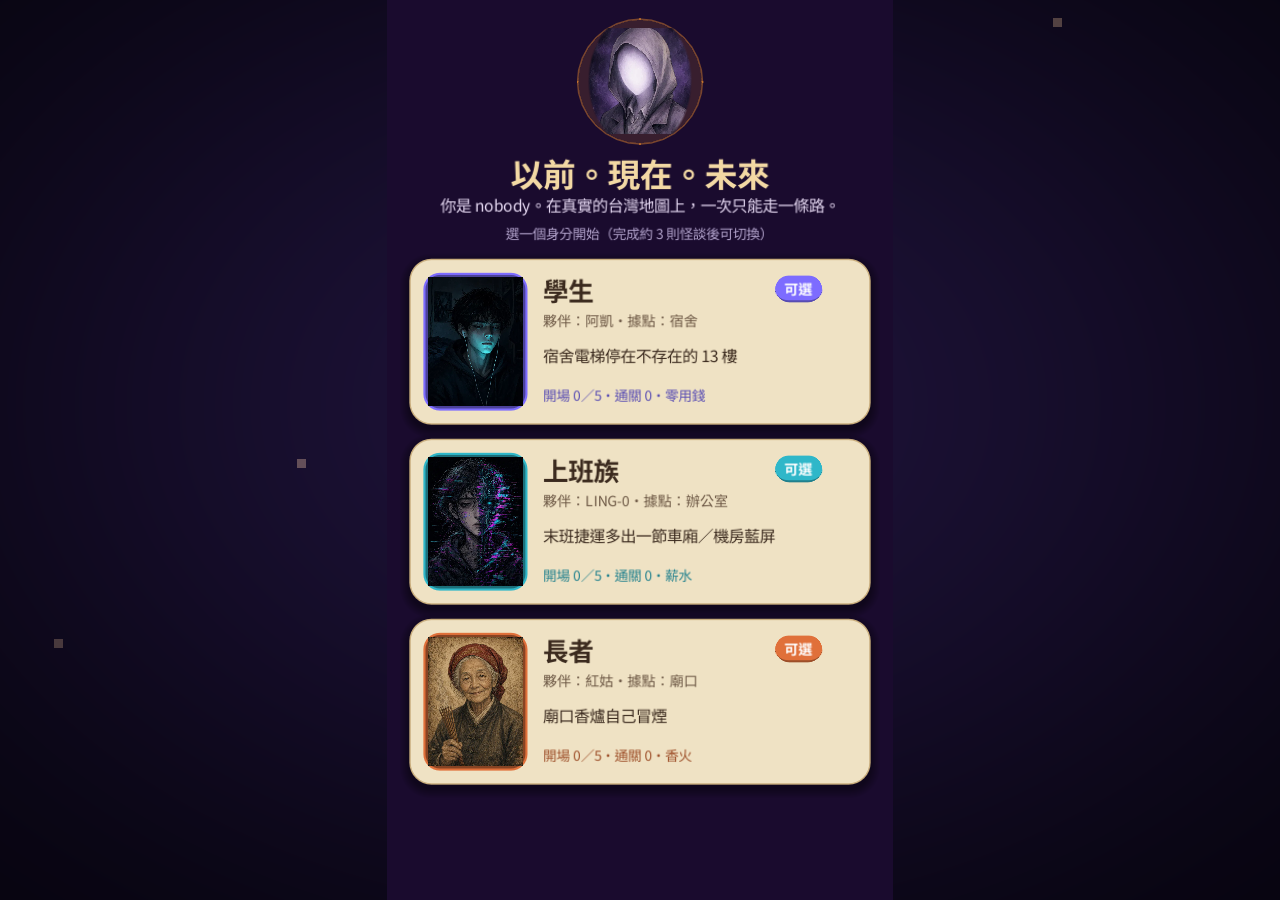
<file: index.html>
<!DOCTYPE html>
<html lang="zh-Hant-TW">
<head>
<meta charset="utf-8">
<meta name="viewport" content="width=device-width, initial-scale=1.0, maximum-scale=1.0, user-scalable=no, viewport-fit=cover">
<title>以前。現在。未來｜台灣怪談地圖卡牌冒險</title>
<meta name="description" content="在 2.5D 真實台灣地圖上，以前、現在、未來三個時代切換，走訪龍山寺、九份、赤崁樓等地點，解謎、出牌守夜、收集 110 張怪談圖鑑。免費網頁遊戲，手機電腦打開就能玩，存檔只留在你的瀏覽器。">
<meta name="theme-color" content="#141026">
<meta name="apple-mobile-web-app-capable" content="yes">
<meta name="mobile-web-app-capable" content="yes">
<meta name="apple-mobile-web-app-status-bar-style" content="black-translucent">
<meta name="apple-mobile-web-app-title" content="以前現在未來">
<meta name="screen-orientation" content="portrait">
<link rel="manifest" href="manifest.webmanifest">
<link rel="icon" type="image/png" sizes="192x192" href="icon-192.png">
<link rel="apple-touch-icon" href="icon-192.png">
<meta property="og:url" content="https://lidd222.github.io/yiqian-web/">
<meta property="og:type" content="website">
<meta property="og:title" content="以前。現在。未來｜台灣怪談地圖卡牌冒險">
<meta property="og:description" content="2.5D 真實台灣地圖 × 三個時代 × 110 張怪談圖鑑。手機電腦瀏覽器直接玩。">
<meta property="og:image" content="https://lidd222.github.io/yiqian-web/og-image.png">
<meta property="og:image:width" content="1200">
<meta property="og:image:height" content="630">
<meta property="og:locale" content="zh_TW">
<meta name="twitter:card" content="summary_large_image">
<meta name="twitter:title" content="以前。現在。未來">
<meta name="twitter:description" content="2.5D 真實台灣地圖 × 三個時代 × 110 張怪談圖鑑。">
<meta name="twitter:image" content="https://lidd222.github.io/yiqian-web/og-image.png">
<style>
html, body { margin: 0; padding: 0; border: 0; height: 100%; }
body {
	background: radial-gradient(ellipse at 50% 40%, #2a1a4a 0%, #120b22 55%, #07040f 100%);
	color: #efe2c4; overflow: hidden; touch-action: none;
	font-family: "Noto Sans TC", "PingFang TC", "Microsoft JhengHei", sans-serif;
	-webkit-user-select: none; user-select: none; -webkit-tap-highlight-color: transparent;
}
#canvas { display: block; position: fixed; inset: 0; width: 100vw; height: 100vh; height: 100dvh; }
#canvas:focus { outline: none; }
#boot {
	position: fixed; inset: 0; display: flex; flex-direction: column; align-items: center; justify-content: center;
	padding: env(safe-area-inset-top) 24px env(safe-area-inset-bottom); z-index: 5;
	background: radial-gradient(ellipse at 50% 35%, #2d1c50 0%, #141026 60%, #07040f 100%);
	transition: opacity .5s ease;
}
#boot.hide { opacity: 0; pointer-events: none; }
.logo { width: 132px; height: 132px; border-radius: 30px; box-shadow: 0 10px 40px rgba(217,130,43,.45); animation: float 3.2s ease-in-out infinite; }
@keyframes float { 0%,100% { transform: translateY(0); } 50% { transform: translateY(-8px); } }
h1 { font-size: 30px; letter-spacing: .12em; margin: 26px 0 6px; color: #f3d9a4; text-shadow: 0 2px 12px rgba(217,130,43,.5); }
.sub { font-size: 14px; color: #b9a6d6; margin-bottom: 30px; letter-spacing: .08em; }
.eras { display: flex; gap: 10px; margin-bottom: 28px; }
.eras span { padding: 4px 12px; border-radius: 999px; font-size: 13px; border: 1px solid rgba(243,217,164,.35); }
.eras span:nth-child(1) { color: #f0c27a; } .eras span:nth-child(2) { color: #ff8ad0; } .eras span:nth-child(3) { color: #6ff3ff; }
.bar { width: min(320px, 78vw); height: 14px; border-radius: 999px; background: rgba(239,226,196,.12); overflow: hidden; border: 1px solid rgba(239,226,196,.25); }
.fill { height: 100%; width: 0%; border-radius: 999px; background: linear-gradient(90deg, #d9822b, #f3c26b); transition: width .2s; box-shadow: 0 0 12px rgba(243,194,107,.6); }
.meta { margin-top: 12px; font-size: 14px; color: #d8c39a; font-variant-numeric: tabular-nums; min-height: 20px; }
.tip { margin-top: 26px; font-size: 13px; color: #8d7bb0; max-width: 320px; text-align: center; line-height: 1.6; min-height: 42px; }
.err { display: none; margin-top: 18px; text-align: center; max-width: 320px; line-height: 1.6; font-size: 14px; color: #ffd7c4; }
.err button { margin-top: 12px; font: inherit; font-weight: 700; font-size: 16px; color: #fff; background: #d9822b; border: 0; border-radius: 16px; padding: 12px 30px; box-shadow: 0 5px 0 #8f4f14; cursor: pointer; }
.links { position: fixed; bottom: calc(10px + env(safe-area-inset-bottom)); left: 0; right: 0; text-align: center; font-size: 12px; }
.links a { color: #8d7bb0; margin: 0 8px; text-decoration: none; }
</style>
<link id="-gd-engine-icon" rel="icon" type="image/png" href="index.icon.png" />
<link rel="apple-touch-icon" href="index.apple-touch-icon.png"/>

</head>
<body>
<canvas id="canvas">您的瀏覽器不支援 canvas。</canvas>
<noscript>請開啟 JavaScript 才能遊玩。</noscript>
<div id="boot">
	<h1>以前。現在。未來</h1>
	<div class="sub">台灣怪談地圖・卡牌守夜</div>
	<div class="eras"><span>以前</span><span>現在</span><span>未來</span></div>
	<div class="bar"><div class="fill" id="fill"></div></div>
	<div class="meta" id="meta">準備中…</div>
	<div class="tip" id="tip">存檔只會留在這個瀏覽器，不需要帳號。</div>
	<div class="err" id="err"><div id="errmsg"></div><button id="retry">重新載入</button></div>
	<div class="links"><a href="about.html">關於與授權</a><a href="privacy.html">隱私</a><a href="odds.html">機率公開</a></div>
</div>
<script>
window.YIQIAN_BUILD = {"built_at":"2026-11-12T13:11:13","content_note":"網頁重整更新：內容雜湊與存檔保留","files":{"art.pck":"art.7a169275f9f6c9b5.pck","geo/P001.bin":"geo/P001.5a3f15e5d5f43f97.bin","geo/P002.bin":"geo/P002.7aee061e730d845a.bin","geo/P003.bin":"geo/P003.71aba520fe0a87da.bin","geo/P004.bin":"geo/P004.de5b201a2ca2533d.bin","geo/P005.bin":"geo/P005.fa64033effbe84c9.bin","geo/P006.bin":"geo/P006.8084077337d3cdbd.bin","geo/P007.bin":"geo/P007.16ed2e5c8d8a90d1.bin","geo/P008.bin":"geo/P008.ac69ff8f37c7d3d1.bin","geo/P009.bin":"geo/P009.4aa522ceec2299f7.bin","geo/P010.bin":"geo/P010.c46ed143b0f7eb57.bin","geo/P012.bin":"geo/P012.c65f9c6b1235fbae.bin","geo/P013.bin":"geo/P013.20932c82c3e3982f.bin","geo/P014.bin":"geo/P014.395037706520eeb7.bin","geo/P015.bin":"geo/P015.1847c8a298140a33.bin","geo/P016.bin":"geo/P016.4c52ac3fda4015c6.bin","geo/P017.bin":"geo/P017.6bb1ae3b5ec144e3.bin","geo/P018.bin":"geo/P018.1e66422a446bf91a.bin","geo/P019.bin":"geo/P019.8779214d1f9f0d15.bin","geo/P020.bin":"geo/P020.d7f27e9b6d27d40e.bin","geo/P021.bin":"geo/P021.597415ceb74fc0e8.bin","geo/P022.bin":"geo/P022.60fa12b3ae0e8305.bin","geo/P023.bin":"geo/P023.960fe1778d11724c.bin","geo/P024.bin":"geo/P024.4a5910af35633e00.bin","geo/P025.bin":"geo/P025.b68c26aa9394d8f9.bin","geo/P026.bin":"geo/P026.1ab09ce1a4b96fde.bin","geo/P027.bin":"geo/P027.353c9ce730e2bece.bin","geo/P028.bin":"geo/P028.9228c846fdaad6f4.bin","geo/P029.bin":"geo/P029.4b7768ddf6a72d6a.bin","geo/P030.bin":"geo/P030.a13164624c1e9a72.bin","geo/P031.bin":"geo/P031.39064f76a53c41ae.bin","geo/P032.bin":"geo/P032.361ebe3354f8dfc6.bin","geo/P033.bin":"geo/P033.18d7237e153ca2ca.bin","geo/P034.bin":"geo/P034.09ddc2429a101ba5.bin","geo/P035.bin":"geo/P035.01f4b502529be9e2.bin","geo/P036.bin":"geo/P036.17c01da1e22b86ef.bin","geo/P037.bin":"geo/P037.8d2d3c89d864c872.bin","geo/P038.bin":"geo/P038.320e90a82e131ad6.bin","geo/P039.bin":"geo/P039.fe788abca48eb6c0.bin","geo/P040.bin":"geo/P040.66f7ffb3420d8e22.bin","geo/P041.bin":"geo/P041.d3ee9524aff34471.bin","geo/P042.bin":"geo/P042.fe2013af4d26d82e.bin","geo/P043.bin":"geo/P043.c922c0de37a4b744.bin","geo/P044.bin":"geo/P044.054141ca283c1ad9.bin","geo/P045.bin":"geo/P045.e560af49fcd8e830.bin","geo/P046.bin":"geo/P046.560d835626b44943.bin","geo/P047.bin":"geo/P047.6ab5d76a399bc4c7.bin","geo/P048.bin":"geo/P048.ec920ee4386b0971.bin","geo/P049.bin":"geo/P049.4ba40a2ded9304bf.bin","geo/P050.bin":"geo/P050.b30cefd1e41c6a1a.bin","geo/P051.bin":"geo/P051.b1e659ca49a329fd.bin","geo/P052.bin":"geo/P052.64645b21e3f68c4d.bin","geo/P053.bin":"geo/P053.33682ceafb1cc6e6.bin","geo/P054.bin":"geo/P054.879e53e71471c11b.bin","geo/P055.bin":"geo/P055.cc5978218b93aeea.bin","geo/P056.bin":"geo/P056.935c574b535127e3.bin","geo/P057.bin":"geo/P057.9323608b472a9a7d.bin","geo/P058.bin":"geo/P058.6de133feb20447f5.bin","geo/P059.bin":"geo/P059.254c5a0f055f0c1a.bin","geo/P060.bin":"geo/P060.0aeeb2cfc724d015.bin","geo/P061.bin":"geo/P061.4ede893104b200da.bin","geo/P062.bin":"geo/P062.0b9fcc23f9b6364e.bin","geo/P063.bin":"geo/P063.8e34d964c0b65e47.bin","geo/P064.bin":"geo/P064.22444ce41ee4f5b5.bin","geo/P065.bin":"geo/P065.57bc2ae461f6a70a.bin","geo/P066.bin":"geo/P066.4697ca3fc88a20ac.bin","geo/P067.bin":"geo/P067.3bd3fc98b9970e49.bin","geo/P068.bin":"geo/P068.0fc5f97375f4701d.bin","geo/P069.bin":"geo/P069.7d72a36af8ebccad.bin","geo/P070.bin":"geo/P070.ede5fb16e6f73298.bin","geo/P071.bin":"geo/P071.1bcf8246a9deed74.bin","geo/admin_town.bin":"geo/admin_town.3863385e82a3b30e.bin","geo/island_roads.bin":"geo/island_roads.77ce68d1c48641b4.bin","index.audio.position.worklet.js":"index.audio.position.worklet.be33985bc7160d6b.js","index.audio.worklet.js":"index.audio.worklet.5b476a9c9ce642c0.js","index.js":"index.33c94cb3175f3333.js","index.pck":"index.d6210b7d10625bae.pck","index.wasm":"index.fc74679e3b97f768.wasm"},"version":"v2.0.0+8222ed5b7fe2"};
window.YIQIAN_ART_VER = window.YIQIAN_BUILD.files['art.pck'];
window.yiqianAsset = name => window.YIQIAN_BUILD.files[name] || name;
</script>
<script src="index.33c94cb3175f3333.js"></script>
<script>
const GODOT_CONFIG = {"args":[],"canvasResizePolicy":2,"emscriptenPoolSize":8,"ensureCrossOriginIsolationHeaders":true,"executable":"index","experimentalVK":false,"fileSizes":{"index.d6210b7d10625bae.pck":7019136,"index.fc74679e3b97f768.wasm":39514754},"focusCanvas":true,"gdextensionLibs":[],"godotPoolSize":4};
const GODOT_THREADS_ENABLED = false;
(async function () {
	const build = window.YIQIAN_BUILD;
	const versionTag = document.createElement('div');
	versionTag.id = 'build-version';
	versionTag.style.cssText = 'position:fixed;right:12px;top:calc(10px + env(safe-area-inset-top));font-size:12px;color:#EFE4CC;z-index:6';
	versionTag.textContent = build.version;
	document.getElementById('boot').appendChild(versionTag);
	async function checkVersion(startup) {
		try {
			const response = await fetch('version.json?t=' + Date.now(), {cache:'no-store', signal:AbortSignal.timeout(12000)});
			if (!response.ok) return false;
			const latest = await response.json();
			if (latest.version === build.version) return false;
			// manifest 為部署權威；不用字串排序比較 semver（支援回滾）。
			const key = 'yiqian-update:' + latest.version;
			if (startup && !sessionStorage.getItem(key)) {
				sessionStorage.setItem(key, '1');
				const next = new URL(location.href); next.searchParams.set('__build', latest.version);
				location.replace(next.href); return true;
			}
			if (!document.getElementById('update-game')) {
				const button = document.createElement('button'); button.id = 'update-game';
				button.textContent = '有新版，點此更新';
				button.style.cssText = 'position:fixed;bottom:100px;left:50%;transform:translateX(-50%);min-height:48px;padding:12px 20px;z-index:100;background:#EFE4CC;color:#1E1A17;border:2px solid #1E1A17;font-size:16px';
				button.onclick = () => { if(window.__yiqianSave) window.__yiqianSave(); const next = new URL(location.href); next.searchParams.set('__build',latest.version); location.assign(next.href); };
				document.body.appendChild(button);
			}
		} catch (e) { console.warn('版本檢查暫時無法連線', e); }
		return false;
	}
	// 只移除此遊戲 scope 的舊 worker/cache，完全不碰 IndexedDB 與 localStorage。
	if ('serviceWorker' in navigator) {
		const scope = new URL('./', location.href).href;
		try { for (const reg of await navigator.serviceWorker.getRegistrations()) if (reg.scope === scope) await reg.unregister(); } catch(e) { console.warn(e); }
	}
	if (await checkVersion(true)) return;
	window.yiqianCheckVersion = () => checkVersion(false);
	setInterval(window.yiqianCheckVersion, 300000);
	const boot = document.getElementById('boot');
	const fill = document.getElementById('fill');
	const meta = document.getElementById('meta');
	const tip = document.getElementById('tip');
	const err = document.getElementById('err');
	const tips = ['雙指捏合縮放地圖，雙指旋轉視角。', '點地點膠囊牌，再按「帶我去」。', '符剋鬼、程式剋機、香火剋魂。', '切換「以前／現在／未來」看同一座城的三種樣子。'];
	let ti = 0; const tipTimer = setInterval(() => { tip.textContent = tips[ti++ % tips.length]; }, 3200);
	function fail(e) {
		console.error(e);
		clearInterval(tipTimer);
		document.getElementById('errmsg').textContent = '載入失敗：' + (e && e.message ? e.message : String(e)) + '。請確認網路後重試；若持續失敗，請改用最新版 Chrome / Safari。';
		err.style.display = 'block';
		meta.textContent = '';
	}
	document.getElementById('retry').onclick = () => location.reload();
	const missing = Engine.getMissingFeatures({ threads: GODOT_THREADS_ENABLED });
	if (missing.length) { fail(new Error('瀏覽器缺少功能：' + missing.join('、'))); return; }
	window.yiqianLoadStart = performance.now();
	GODOT_CONFIG.mainPack = build.files['index.pck'];
	const engine = new Engine(GODOT_CONFIG);
	const moduleConfig = engine.config.getModuleConfig.bind(engine.config);
	engine.config.getModuleConfig = (...args) => {
		const config = moduleConfig(...args);
		const locate = config.locateFile;
		config.locateFile = name => {
			if (name.endsWith('.audio.worklet.js')) return window.yiqianAsset('index.audio.worklet.js');
			if (name.endsWith('.audio.position.worklet.js')) return window.yiqianAsset('index.audio.position.worklet.js');
			return locate(name);
		};
		return config;
	};
	Engine.load(build.files['index.wasm'].replace(/\.wasm$/, ''), GODOT_CONFIG.fileSizes[build.files['index.wasm']]);
	function flushSave() { if (window.__yiqianSave) window.__yiqianSave(); }
	document.addEventListener('visibilitychange', () => { if (document.visibilityState === 'hidden') flushSave(); });
	window.addEventListener('pagehide', flushSave);
	engine.startGame({
		onProgress: function (cur, total) {
			if (total > 0) {
				const pct = Math.min(100, Math.floor(cur / total * 100));
				fill.style.width = pct + '%';
				meta.textContent = (cur / 1048576).toFixed(1) + ' / ' + (total / 1048576).toFixed(1) + ' MB・' + pct + '%';
			} else if (cur > 0) {
				meta.textContent = (cur / 1048576).toFixed(1) + ' MB';
			}
		},
	}).then(() => {
		window.yiqianEngineStarted = performance.now();
		meta.textContent = '啟動中…';
		fill.style.width = '100%';
		clearInterval(tipTimer);
		setTimeout(() => { boot.classList.add('hide'); setTimeout(() => boot.remove(), 600); }, 250);
	}, fail);
	const ua = navigator.userAgent || '';
	if (/iPhone|iPad|Android/i.test(ua) && screen.orientation && screen.orientation.lock) { screen.orientation.lock('portrait').catch(() => {}); }
}());
</script>
</body>
</html>
</file>
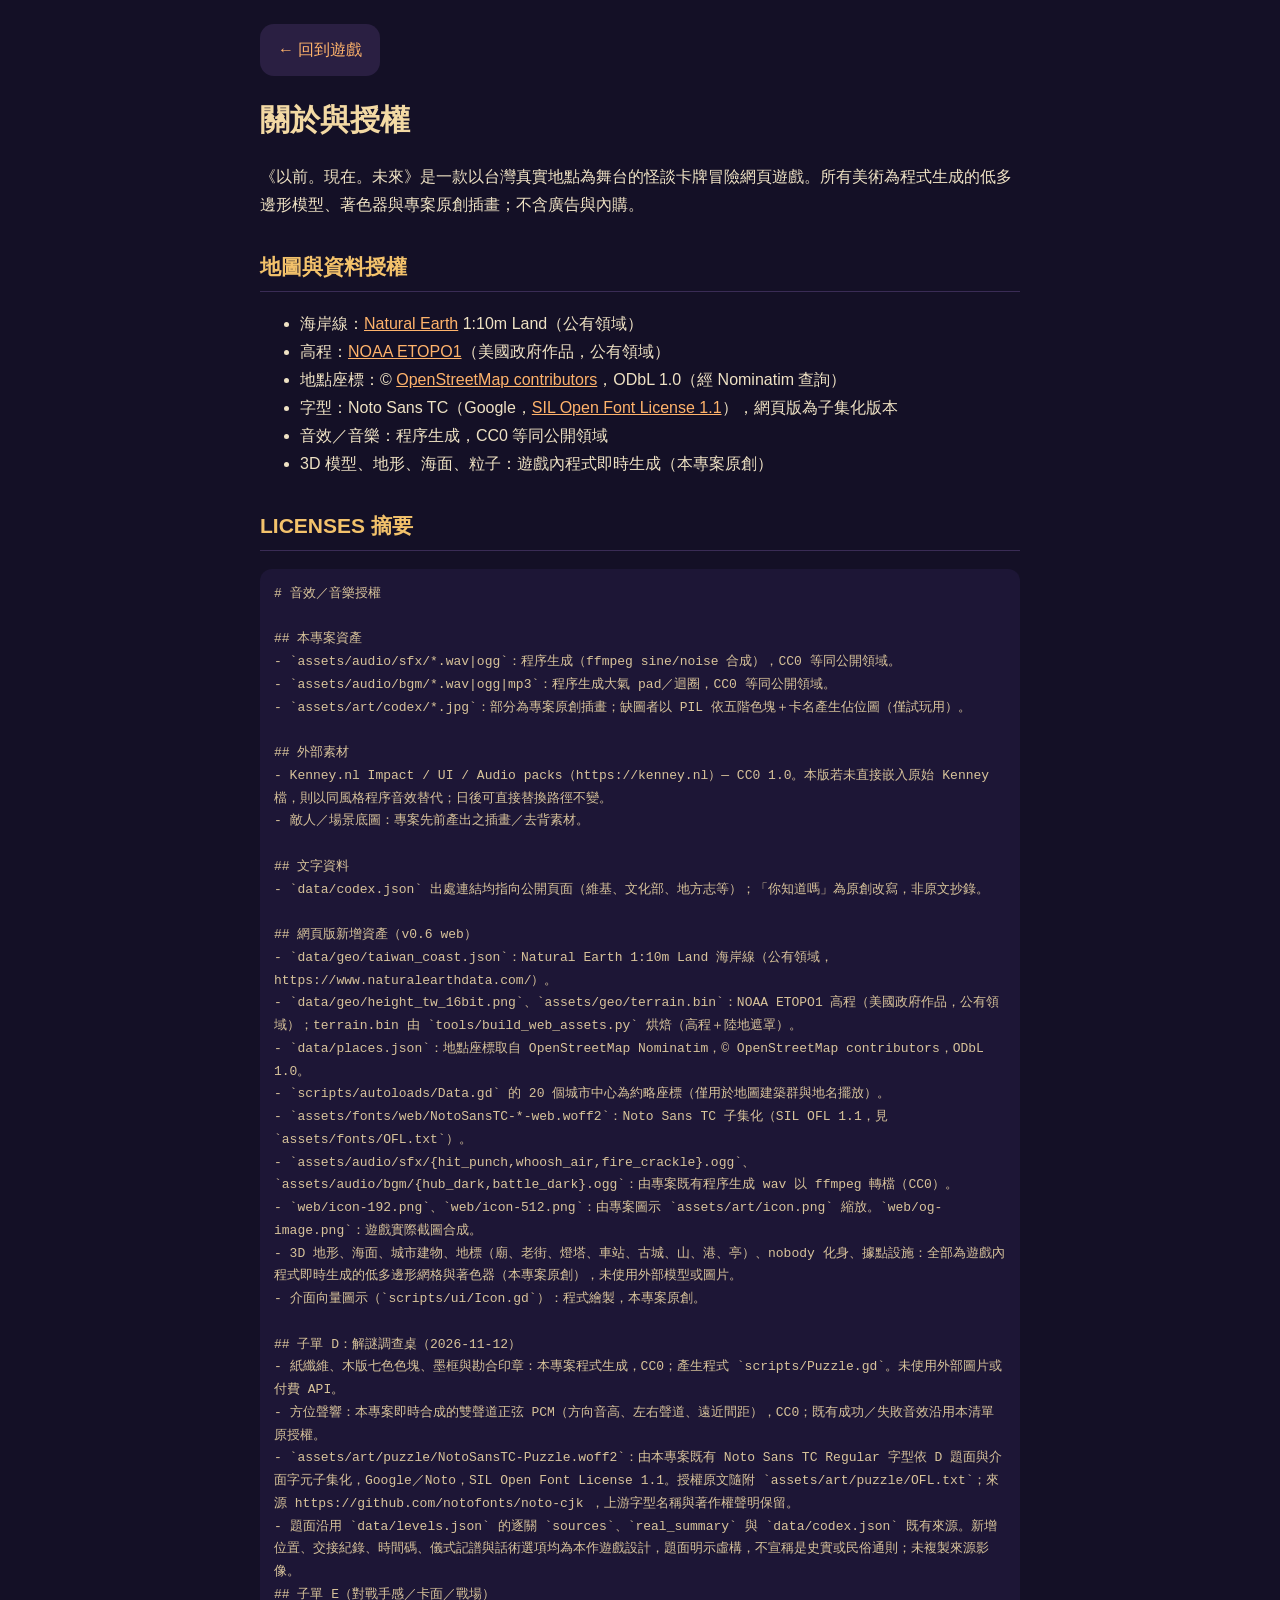
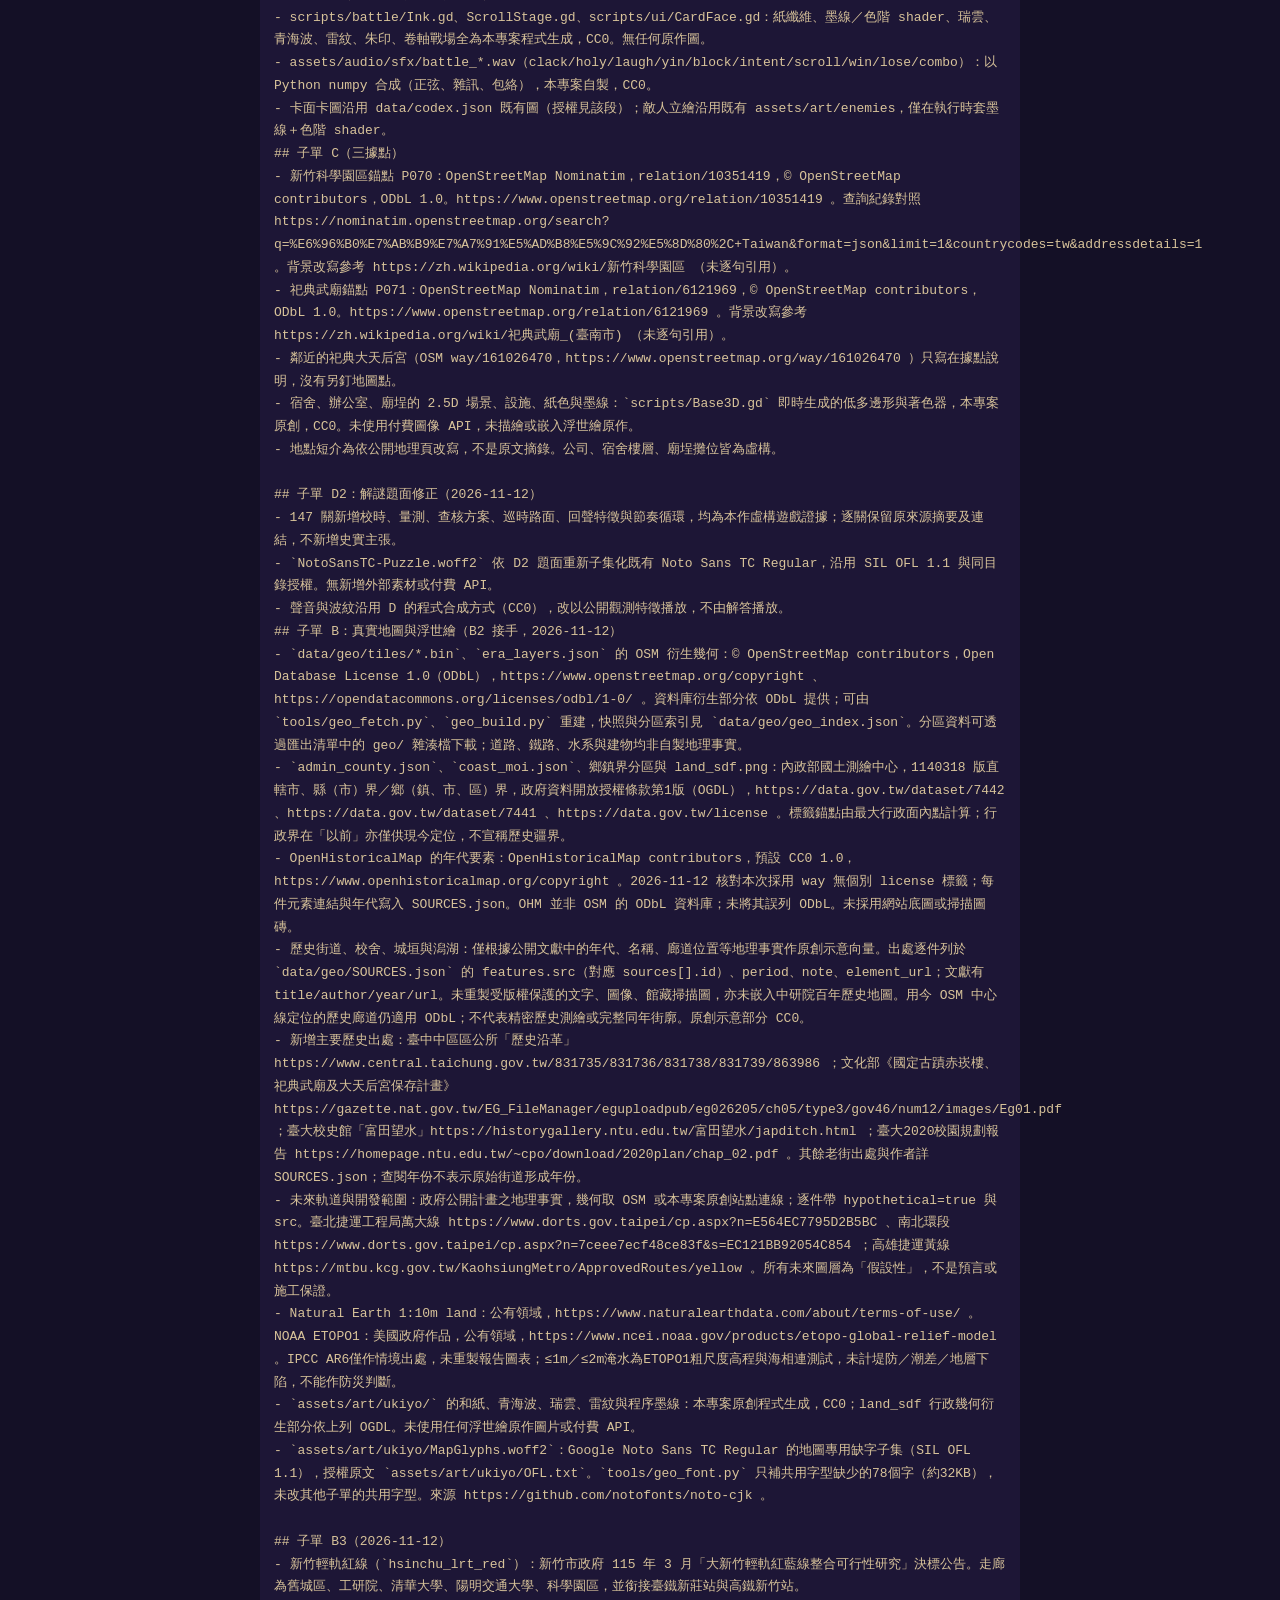
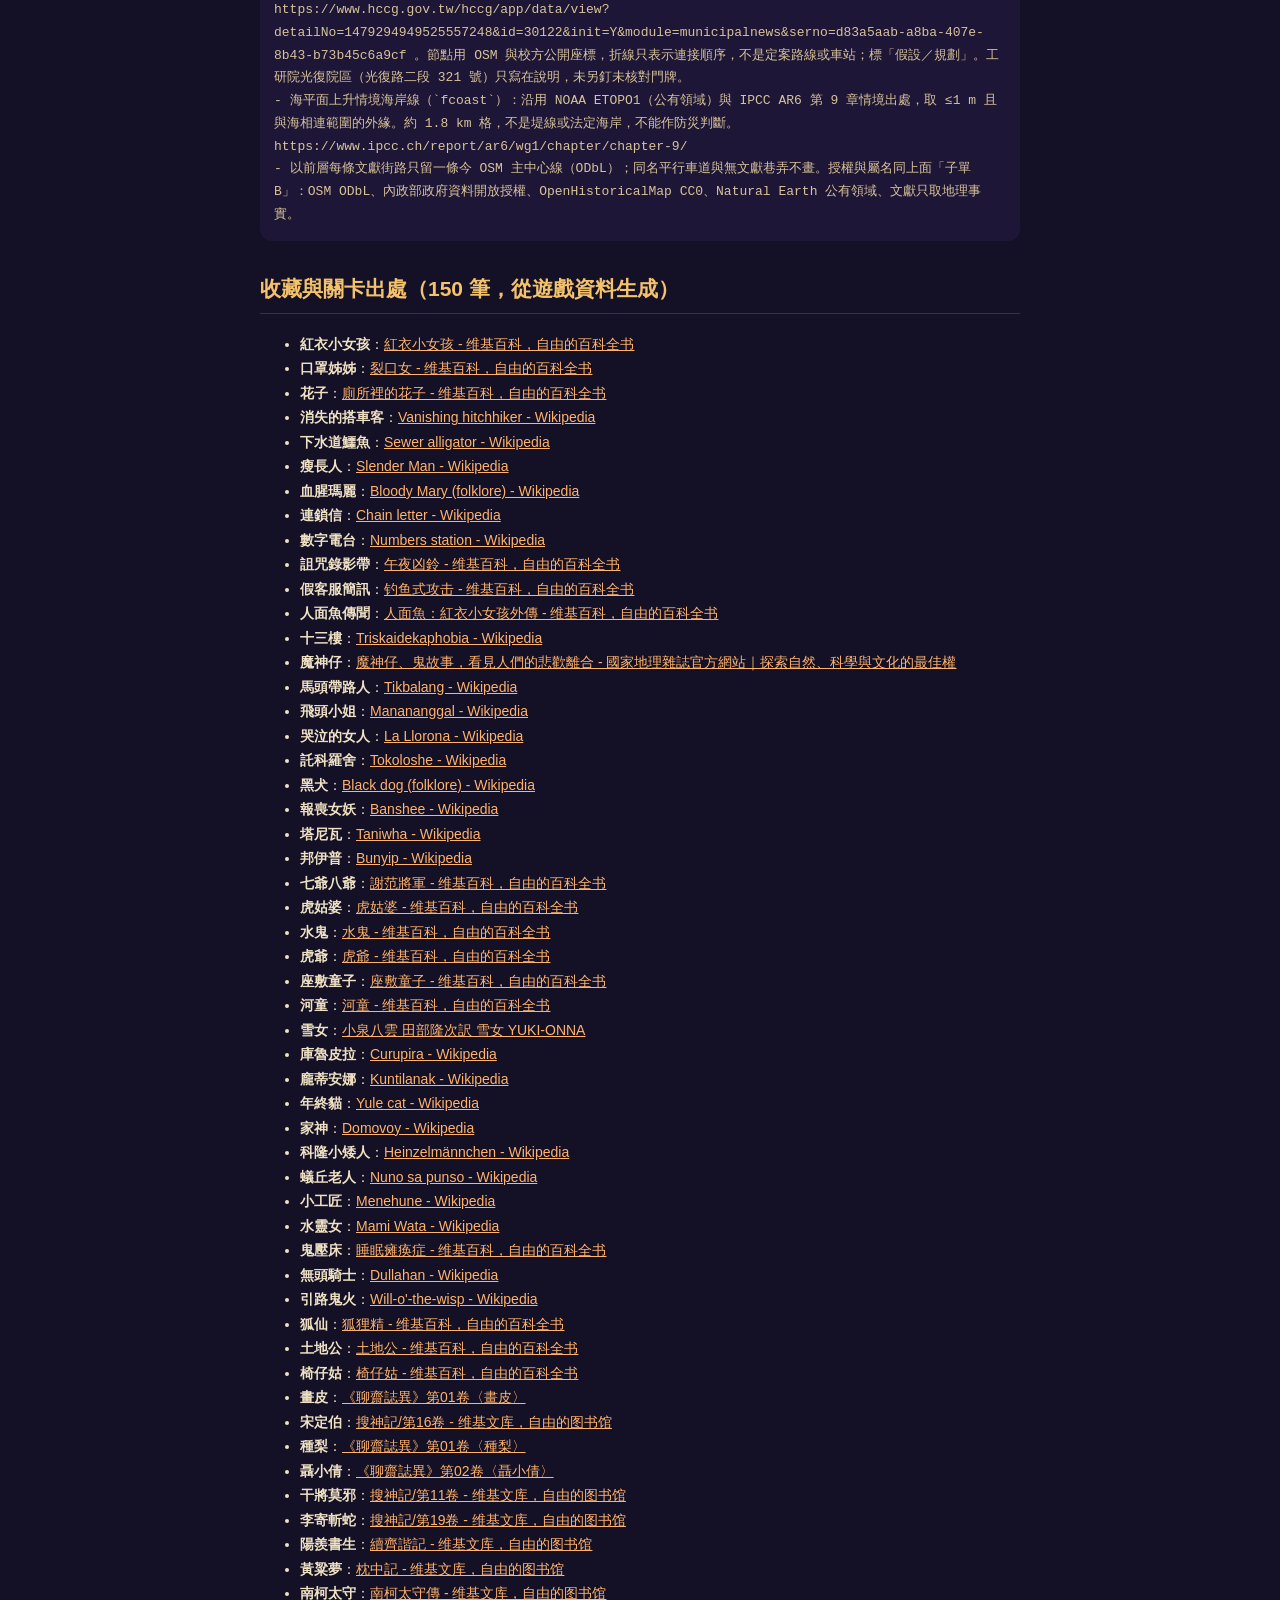
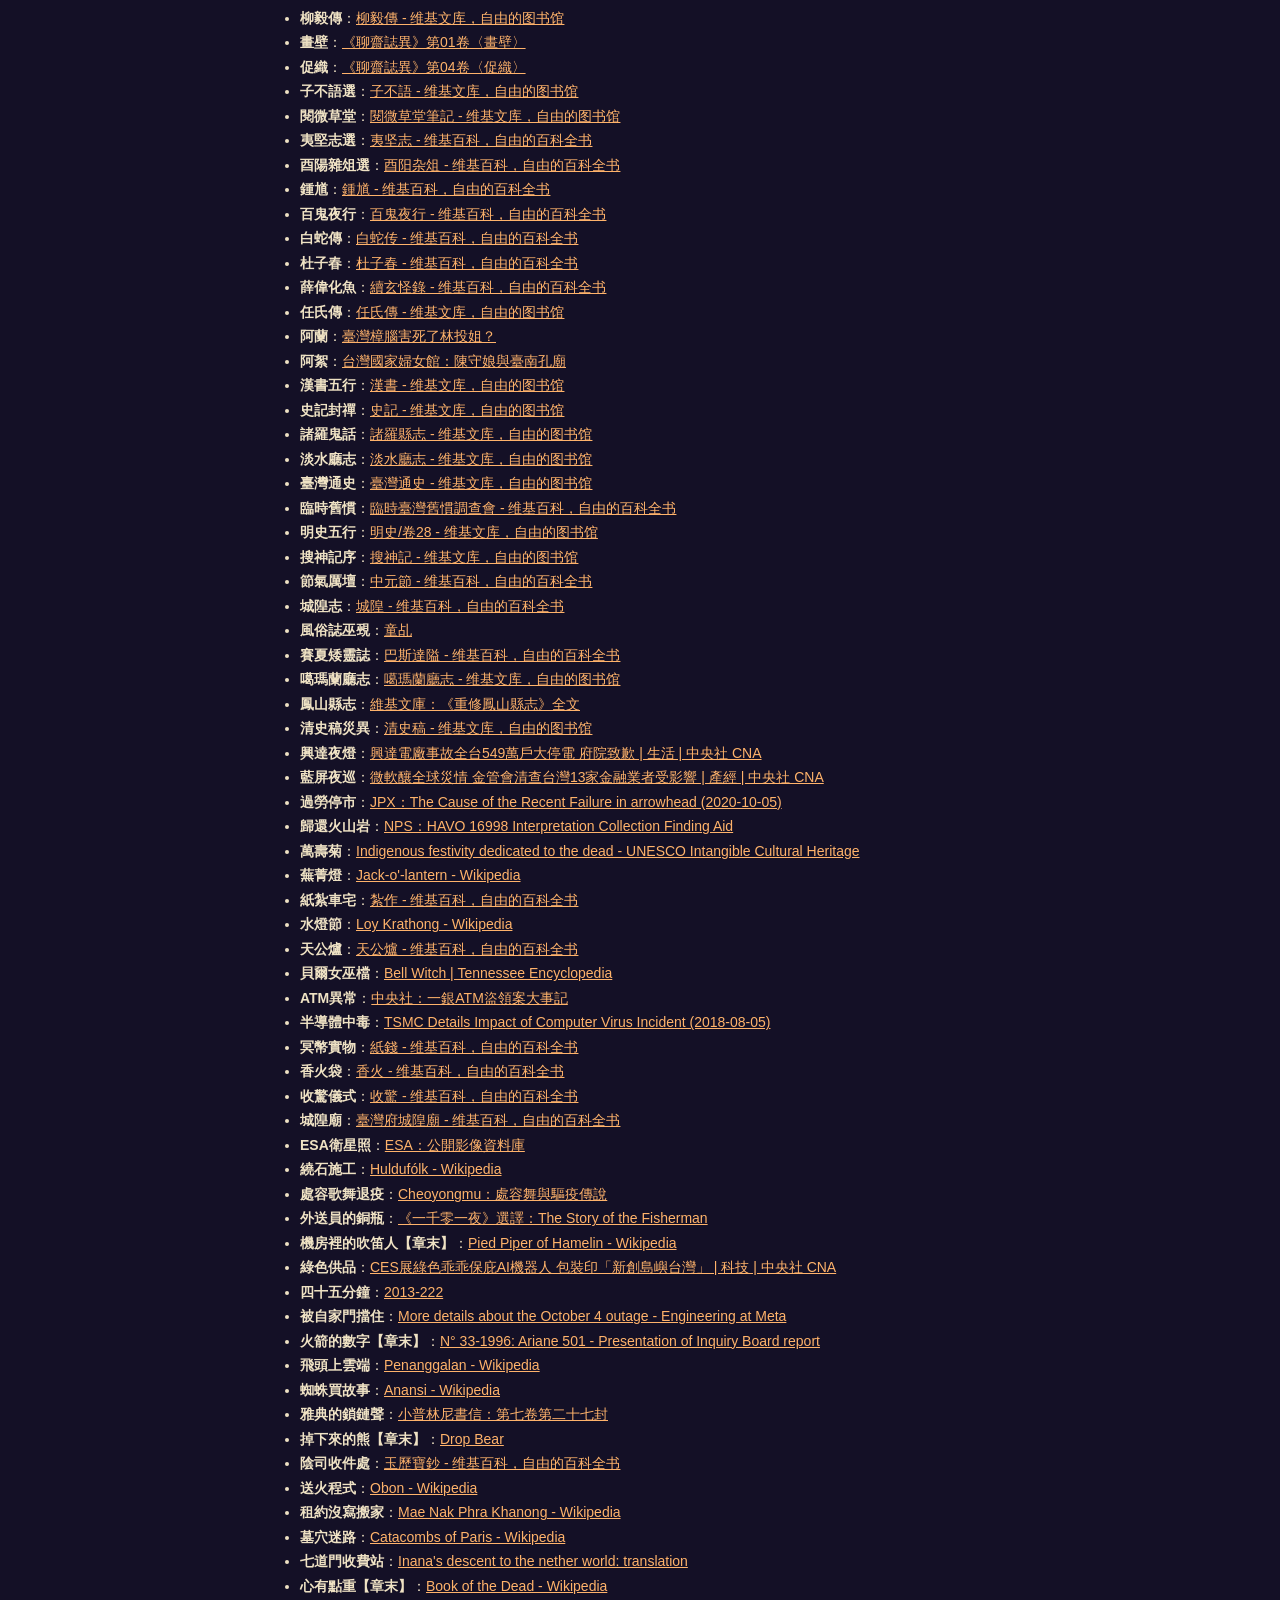
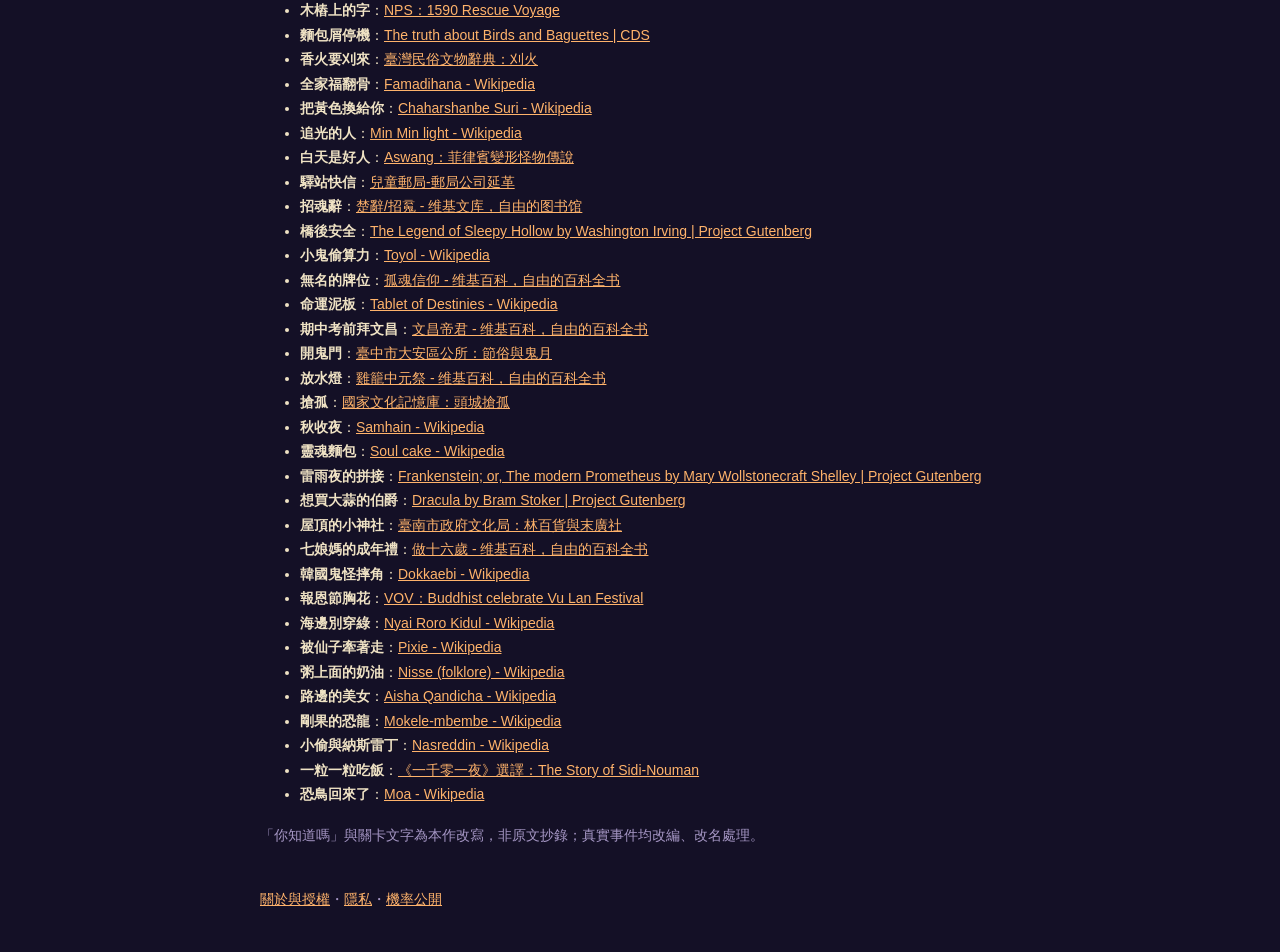
<file: about.html>
<!DOCTYPE html><html lang="zh-Hant-TW"><head><meta charset="utf-8">
<meta name="viewport" content="width=device-width, initial-scale=1, viewport-fit=cover">
<meta name="theme-color" content="#141026"><title>關於與授權｜以前。現在。未來</title>
<link rel="stylesheet" href="page.css"><link rel="icon" href="icon-192.png"></head>
<body><main><a class="back" href="./">← 回到遊戲</a><h1>關於與授權</h1><p>《以前。現在。未來》是一款以台灣真實地點為舞台的怪談卡牌冒險網頁遊戲。所有美術為程式生成的低多邊形模型、著色器與專案原創插畫；不含廣告與內購。</p><h2>地圖與資料授權</h2><ul><li>海岸線：<a href="https://www.naturalearthdata.com/">Natural Earth</a> 1:10m Land（公有領域）</li><li>高程：<a href="https://www.ncei.noaa.gov/products/etopo-global-relief-model">NOAA ETOPO1</a>（美國政府作品，公有領域）</li><li>地點座標：© <a href="https://www.openstreetmap.org/copyright">OpenStreetMap contributors</a>，ODbL 1.0（經 Nominatim 查詢）</li><li>字型：Noto Sans TC（Google，<a href="https://openfontlicense.org/">SIL Open Font License 1.1</a>），網頁版為子集化版本</li><li>音效／音樂：程序生成，CC0 等同公開領域</li><li>3D 模型、地形、海面、粒子：遊戲內程式即時生成（本專案原創）</li></ul><h2>LICENSES 摘要</h2><pre># 音效／音樂授權

## 本專案資產
- `assets/audio/sfx/*.wav|ogg`：程序生成（ffmpeg sine/noise 合成），CC0 等同公開領域。
- `assets/audio/bgm/*.wav|ogg|mp3`：程序生成大氣 pad／迴圈，CC0 等同公開領域。
- `assets/art/codex/*.jpg`：部分為專案原創插畫；缺圖者以 PIL 依五階色塊＋卡名產生佔位圖（僅試玩用）。

## 外部素材
- Kenney.nl Impact / UI / Audio packs（https://kenney.nl）— CC0 1.0。本版若未直接嵌入原始 Kenney 檔，則以同風格程序音效替代；日後可直接替換路徑不變。
- 敵人／場景底圖：專案先前產出之插畫／去背素材。

## 文字資料
- `data/codex.json` 出處連結均指向公開頁面（維基、文化部、地方志等）；「你知道嗎」為原創改寫，非原文抄錄。

## 網頁版新增資產（v0.6 web）
- `data/geo/taiwan_coast.json`：Natural Earth 1:10m Land 海岸線（公有領域，https://www.naturalearthdata.com/）。
- `data/geo/height_tw_16bit.png`、`assets/geo/terrain.bin`：NOAA ETOPO1 高程（美國政府作品，公有領域）；terrain.bin 由 `tools/build_web_assets.py` 烘焙（高程＋陸地遮罩）。
- `data/places.json`：地點座標取自 OpenStreetMap Nominatim，© OpenStreetMap contributors，ODbL 1.0。
- `scripts/autoloads/Data.gd` 的 20 個城市中心為約略座標（僅用於地圖建築群與地名擺放）。
- `assets/fonts/web/NotoSansTC-*-web.woff2`：Noto Sans TC 子集化（SIL OFL 1.1，見 `assets/fonts/OFL.txt`）。
- `assets/audio/sfx/{hit_punch,whoosh_air,fire_crackle}.ogg`、`assets/audio/bgm/{hub_dark,battle_dark}.ogg`：由專案既有程序生成 wav 以 ffmpeg 轉檔（CC0）。
- `web/icon-192.png`、`web/icon-512.png`：由專案圖示 `assets/art/icon.png` 縮放。`web/og-image.png`：遊戲實際截圖合成。
- 3D 地形、海面、城市建物、地標（廟、老街、燈塔、車站、古城、山、港、亭）、nobody 化身、據點設施：全部為遊戲內程式即時生成的低多邊形網格與著色器（本專案原創），未使用外部模型或圖片。
- 介面向量圖示（`scripts/ui/Icon.gd`）：程式繪製，本專案原創。

## 子單 D：解謎調查桌（2026-11-12）
- 紙纖維、木版七色色塊、墨框與勘合印章：本專案程式生成，CC0；產生程式 `scripts/Puzzle.gd`。未使用外部圖片或付費 API。
- 方位聲響：本專案即時合成的雙聲道正弦 PCM（方向音高、左右聲道、遠近間距），CC0；既有成功／失敗音效沿用本清單原授權。
- `assets/art/puzzle/NotoSansTC-Puzzle.woff2`：由本專案既有 Noto Sans TC Regular 字型依 D 題面與介面字元子集化，Google／Noto，SIL Open Font License 1.1。授權原文隨附 `assets/art/puzzle/OFL.txt`；來源 https://github.com/notofonts/noto-cjk ，上游字型名稱與著作權聲明保留。
- 題面沿用 `data/levels.json` 的逐關 `sources`、`real_summary` 與 `data/codex.json` 既有來源。新增位置、交接紀錄、時間碼、儀式記譜與話術選項均為本作遊戲設計，題面明示虛構，不宣稱是史實或民俗通則；未複製來源影像。
## 子單 E（對戰手感／卡面／戰場）
- scripts/battle/Ink.gd、ScrollStage.gd、scripts/ui/CardFace.gd：紙纖維、墨線／色階 shader、瑞雲、青海波、雷紋、朱印、卷軸戰場全為本專案程式生成，CC0。無任何原作圖。
- assets/audio/sfx/battle_*.wav（clack/holy/laugh/yin/block/intent/scroll/win/lose/combo）：以 Python numpy 合成（正弦、雜訊、包絡），本專案自製，CC0。
- 卡面卡圖沿用 data/codex.json 既有圖（授權見該段）；敵人立繪沿用既有 assets/art/enemies，僅在執行時套墨線＋色階 shader。
## 子單 C（三據點）
- 新竹科學園區錨點 P070：OpenStreetMap Nominatim，relation/10351419，© OpenStreetMap contributors，ODbL 1.0。https://www.openstreetmap.org/relation/10351419 。查詢紀錄對照 https://nominatim.openstreetmap.org/search?q=%E6%96%B0%E7%AB%B9%E7%A7%91%E5%AD%B8%E5%9C%92%E5%8D%80%2C+Taiwan&amp;format=json&amp;limit=1&amp;countrycodes=tw&amp;addressdetails=1 。背景改寫參考 https://zh.wikipedia.org/wiki/新竹科學園區 （未逐句引用）。
- 祀典武廟錨點 P071：OpenStreetMap Nominatim，relation/6121969，© OpenStreetMap contributors，ODbL 1.0。https://www.openstreetmap.org/relation/6121969 。背景改寫參考 https://zh.wikipedia.org/wiki/祀典武廟_(臺南市) （未逐句引用）。
- 鄰近的祀典大天后宮（OSM way/161026470，https://www.openstreetmap.org/way/161026470 ）只寫在據點說明，沒有另釘地圖點。
- 宿舍、辦公室、廟埕的 2.5D 場景、設施、紙色與墨線：`scripts/Base3D.gd` 即時生成的低多邊形與著色器，本專案原創，CC0。未使用付費圖像 API，未描繪或嵌入浮世繪原作。
- 地點短介為依公開地理頁改寫，不是原文摘錄。公司、宿舍樓層、廟埕攤位皆為虛構。

## 子單 D2：解謎題面修正（2026-11-12）
- 147 關新增校時、量測、查核方案、巡時路面、回聲特徵與節奏循環，均為本作虛構遊戲證據；逐關保留原來源摘要及連結，不新增史實主張。
- `NotoSansTC-Puzzle.woff2` 依 D2 題面重新子集化既有 Noto Sans TC Regular，沿用 SIL OFL 1.1 與同目錄授權。無新增外部素材或付費 API。
- 聲音與波紋沿用 D 的程式合成方式（CC0），改以公開觀測特徵播放，不由解答播放。
## 子單 B：真實地圖與浮世繪（B2 接手，2026-11-12）
- `data/geo/tiles/*.bin`、`era_layers.json` 的 OSM 衍生幾何：© OpenStreetMap contributors，Open Database License 1.0（ODbL），https://www.openstreetmap.org/copyright 、https://opendatacommons.org/licenses/odbl/1-0/ 。資料庫衍生部分依 ODbL 提供；可由 `tools/geo_fetch.py`、`geo_build.py` 重建，快照與分區索引見 `data/geo/geo_index.json`。分區資料可透過匯出清單中的 geo/ 雜湊檔下載；道路、鐵路、水系與建物均非自製地理事實。
- `admin_county.json`、`coast_moi.json`、鄉鎮界分區與 land_sdf.png：內政部國土測繪中心，1140318 版直轄市、縣（市）界／鄉（鎮、市、區）界，政府資料開放授權條款第1版（OGDL），https://data.gov.tw/dataset/7442 、https://data.gov.tw/dataset/7441 、https://data.gov.tw/license 。標籤錨點由最大行政面內點計算；行政界在「以前」亦僅供現今定位，不宣稱歷史疆界。
- OpenHistoricalMap 的年代要素：OpenHistoricalMap contributors，預設 CC0 1.0，https://www.openhistoricalmap.org/copyright 。2026-11-12 核對本次採用 way 無個別 license 標籤；每件元素連結與年代寫入 SOURCES.json。OHM 並非 OSM 的 ODbL 資料庫；未將其誤列 ODbL。未採用網站底圖或掃描圖磚。
- 歷史街道、校舍、城垣與潟湖：僅根據公開文獻中的年代、名稱、廊道位置等地理事實作原創示意向量。出處逐件列於 `data/geo/SOURCES.json` 的 features.src（對應 sources[].id）、period、note、element_url；文獻有 title/author/year/url。未重製受版權保護的文字、圖像、館藏掃描圖，亦未嵌入中研院百年歷史地圖。用今 OSM 中心線定位的歷史廊道仍適用 ODbL；不代表精密歷史測繪或完整同年街廓。原創示意部分 CC0。
- 新增主要歷史出處：臺中中區區公所「歷史沿革」https://www.central.taichung.gov.tw/831735/831736/831738/831739/863986 ；文化部《國定古蹟赤崁樓、祀典武廟及大天后宮保存計畫》https://gazette.nat.gov.tw/EG_FileManager/eguploadpub/eg026205/ch05/type3/gov46/num12/images/Eg01.pdf ；臺大校史館「富田望水」https://historygallery.ntu.edu.tw/富田望水/japditch.html ；臺大2020校園規劃報告 https://homepage.ntu.edu.tw/~cpo/download/2020plan/chap_02.pdf 。其餘老街出處與作者詳 SOURCES.json；查閱年份不表示原始街道形成年份。
- 未來軌道與開發範圍：政府公開計畫之地理事實，幾何取 OSM 或本專案原創站點連線；逐件帶 hypothetical=true 與 src。臺北捷運工程局萬大線 https://www.dorts.gov.taipei/cp.aspx?n=E564EC7795D2B5BC 、南北環段 https://www.dorts.gov.taipei/cp.aspx?n=7ceee7ecf48ce83f&amp;s=EC121BB92054C854 ；高雄捷運黃線 https://mtbu.kcg.gov.tw/KaohsiungMetro/ApprovedRoutes/yellow 。所有未來圖層為「假設性」，不是預言或施工保證。
- Natural Earth 1:10m land：公有領域，https://www.naturalearthdata.com/about/terms-of-use/ 。NOAA ETOPO1：美國政府作品，公有領域，https://www.ncei.noaa.gov/products/etopo-global-relief-model 。IPCC AR6僅作情境出處，未重製報告圖表；≤1m／≤2m淹水為ETOPO1粗尺度高程與海相連測試，未計堤防／潮差／地層下陷，不能作防災判斷。
- `assets/art/ukiyo/` 的和紙、青海波、瑞雲、雷紋與程序墨線：本專案原創程式生成，CC0；land_sdf 行政幾何衍生部分依上列 OGDL。未使用任何浮世繪原作圖片或付費 API。
- `assets/art/ukiyo/MapGlyphs.woff2`：Google Noto Sans TC Regular 的地圖專用缺字子集（SIL OFL 1.1），授權原文 `assets/art/ukiyo/OFL.txt`。`tools/geo_font.py` 只補共用字型缺少的78個字（約32KB），未改其他子單的共用字型。來源 https://github.com/notofonts/noto-cjk 。

## 子單 B3（2026-11-12）
- 新竹輕軌紅線（`hsinchu_lrt_red`）：新竹市政府 115 年 3 月「大新竹輕軌紅藍線整合可行性研究」決標公告。走廊為舊城區、工研院、清華大學、陽明交通大學、科學園區，並銜接臺鐵新莊站與高鐵新竹站。https://www.hccg.gov.tw/hccg/app/data/view?detailNo=1479294949525557248&amp;id=30122&amp;init=Y&amp;module=municipalnews&amp;serno=d83a5aab-a8ba-407e-8b43-b73b45c6a9cf 。節點用 OSM 與校方公開座標，折線只表示連接順序，不是定案路線或車站；標「假設／規劃」。工研院光復院區（光復路二段 321 號）只寫在說明，未另釘未核對門牌。
- 海平面上升情境海岸線（`fcoast`）：沿用 NOAA ETOPO1（公有領域）與 IPCC AR6 第 9 章情境出處，取 ≤1 m 且與海相連範圍的外緣。約 1.8 km 格，不是堤線或法定海岸，不能作防災判斷。https://www.ipcc.ch/report/ar6/wg1/chapter/chapter-9/
- 以前層每條文獻街路只留一條今 OSM 主中心線（ODbL）；同名平行車道與無文獻巷弄不畫。授權與屬名同上面「子單 B」：OSM ODbL、內政部政府資料開放授權、OpenHistoricalMap CC0、Natural Earth 公有領域、文獻只取地理事實。
</pre><h2>收藏與關卡出處（150 筆，從遊戲資料生成）</h2><ul class="src"><li><b>紅衣小女孩</b>：<a href="https://zh.wikipedia.org/wiki/紅衣小女孩" rel="nofollow noopener">紅衣小女孩 - 维基百科，自由的百科全书</a></li><li><b>口罩姊姊</b>：<a href="https://zh.wikipedia.org/wiki/裂口女" rel="nofollow noopener">裂口女 - 维基百科，自由的百科全书</a></li><li><b>花子</b>：<a href="https://zh.wikipedia.org/wiki/廁所裡的花子" rel="nofollow noopener">廁所裡的花子 - 维基百科，自由的百科全书</a></li><li><b>消失的搭車客</b>：<a href="https://en.wikipedia.org/wiki/Vanishing_hitchhiker" rel="nofollow noopener">Vanishing hitchhiker - Wikipedia</a></li><li><b>下水道鱷魚</b>：<a href="https://en.wikipedia.org/wiki/Sewer_alligator" rel="nofollow noopener">Sewer alligator - Wikipedia</a></li><li><b>瘦長人</b>：<a href="https://en.wikipedia.org/wiki/Slender_Man" rel="nofollow noopener">Slender Man - Wikipedia</a></li><li><b>血腥瑪麗</b>：<a href="https://en.wikipedia.org/wiki/Bloody_Mary_(folklore)" rel="nofollow noopener">Bloody Mary (folklore) - Wikipedia</a></li><li><b>連鎖信</b>：<a href="https://en.wikipedia.org/wiki/Chain_letter" rel="nofollow noopener">Chain letter - Wikipedia</a></li><li><b>數字電台</b>：<a href="https://en.wikipedia.org/wiki/Numbers_station" rel="nofollow noopener">Numbers station - Wikipedia</a></li><li><b>詛咒錄影帶</b>：<a href="https://zh.wikipedia.org/wiki/七夜怪談" rel="nofollow noopener">午夜凶鈴 - 维基百科，自由的百科全书</a></li><li><b>假客服簡訊</b>：<a href="https://zh.wikipedia.org/wiki/網路釣魚" rel="nofollow noopener">钓鱼式攻击 - 维基百科，自由的百科全书</a></li><li><b>人面魚傳聞</b>：<a href="https://zh.wikipedia.org/wiki/人面魚：紅衣小女孩外傳" rel="nofollow noopener">人面魚：紅衣小女孩外傳 - 维基百科，自由的百科全书</a></li><li><b>十三樓</b>：<a href="https://en.wikipedia.org/wiki/Thirteenth_floor" rel="nofollow noopener">Triskaidekaphobia - Wikipedia</a></li><li><b>魔神仔</b>：<a href="https://www.natgeomedia.com/history/article/content-12476.html" rel="nofollow noopener">魔神仔、鬼故事，看見人們的悲歡離合 - 國家地理雜誌官方網站｜探索自然、科學與文化的最佳權</a></li><li><b>馬頭帶路人</b>：<a href="https://en.wikipedia.org/wiki/Tikbalang" rel="nofollow noopener">Tikbalang - Wikipedia</a></li><li><b>飛頭小姐</b>：<a href="https://en.wikipedia.org/wiki/Manananggal" rel="nofollow noopener">Manananggal - Wikipedia</a></li><li><b>哭泣的女人</b>：<a href="https://en.wikipedia.org/wiki/La_Llorona" rel="nofollow noopener">La Llorona - Wikipedia</a></li><li><b>託科羅舍</b>：<a href="https://en.wikipedia.org/wiki/Tokoloshe" rel="nofollow noopener">Tokoloshe - Wikipedia</a></li><li><b>黑犬</b>：<a href="https://en.wikipedia.org/wiki/Black_dog_(folklore)" rel="nofollow noopener">Black dog (folklore) - Wikipedia</a></li><li><b>報喪女妖</b>：<a href="https://en.wikipedia.org/wiki/Banshee" rel="nofollow noopener">Banshee - Wikipedia</a></li><li><b>塔尼瓦</b>：<a href="https://en.wikipedia.org/wiki/Taniwha" rel="nofollow noopener">Taniwha - Wikipedia</a></li><li><b>邦伊普</b>：<a href="https://en.wikipedia.org/wiki/Bunyip" rel="nofollow noopener">Bunyip - Wikipedia</a></li><li><b>七爺八爺</b>：<a href="https://zh.wikipedia.org/wiki/七爺八爺" rel="nofollow noopener">謝范將軍 - 维基百科，自由的百科全书</a></li><li><b>虎姑婆</b>：<a href="https://zh.wikipedia.org/wiki/虎姑婆" rel="nofollow noopener">虎姑婆 - 维基百科，自由的百科全书</a></li><li><b>水鬼</b>：<a href="https://zh.wikipedia.org/wiki/水鬼" rel="nofollow noopener">水鬼 - 维基百科，自由的百科全书</a></li><li><b>虎爺</b>：<a href="https://zh.wikipedia.org/wiki/虎爺" rel="nofollow noopener">虎爺 - 维基百科，自由的百科全书</a></li><li><b>座敷童子</b>：<a href="https://zh.wikipedia.org/wiki/座敷童子" rel="nofollow noopener">座敷童子 - 维基百科，自由的百科全书</a></li><li><b>河童</b>：<a href="https://zh.wikipedia.org/wiki/河童" rel="nofollow noopener">河童 - 维基百科，自由的百科全书</a></li><li><b>雪女</b>：<a href="https://www.aozora.gr.jp/cards/000258/files/50326_35772.html" rel="nofollow noopener">小泉八雲 田部隆次訳 雪女 YUKI-ONNA</a></li><li><b>庫魯皮拉</b>：<a href="https://en.wikipedia.org/wiki/Curupira" rel="nofollow noopener">Curupira - Wikipedia</a></li><li><b>龐蒂安娜</b>：<a href="https://en.wikipedia.org/wiki/Pontianak_(folklore)" rel="nofollow noopener">Kuntilanak - Wikipedia</a></li><li><b>年終貓</b>：<a href="https://en.wikipedia.org/wiki/Yule_cat" rel="nofollow noopener">Yule cat - Wikipedia</a></li><li><b>家神</b>：<a href="https://en.wikipedia.org/wiki/Domovoy" rel="nofollow noopener">Domovoy - Wikipedia</a></li><li><b>科隆小矮人</b>：<a href="https://en.wikipedia.org/wiki/Heinzelmännchen" rel="nofollow noopener">Heinzelmännchen - Wikipedia</a></li><li><b>蟻丘老人</b>：<a href="https://en.wikipedia.org/wiki/Nuno_sa_punso" rel="nofollow noopener">Nuno sa punso - Wikipedia</a></li><li><b>小工匠</b>：<a href="https://en.wikipedia.org/wiki/Menehune" rel="nofollow noopener">Menehune - Wikipedia</a></li><li><b>水靈女</b>：<a href="https://en.wikipedia.org/wiki/Mami_Wata" rel="nofollow noopener">Mami Wata - Wikipedia</a></li><li><b>鬼壓床</b>：<a href="https://zh.wikipedia.org/wiki/鬼壓床" rel="nofollow noopener">睡眠瘫痪症 - 维基百科，自由的百科全书</a></li><li><b>無頭騎士</b>：<a href="https://en.wikipedia.org/wiki/Dullahan" rel="nofollow noopener">Dullahan - Wikipedia</a></li><li><b>引路鬼火</b>：<a href="https://en.wikipedia.org/wiki/Will-o'-the-wisp" rel="nofollow noopener">Will-o'-the-wisp - Wikipedia</a></li><li><b>狐仙</b>：<a href="https://zh.wikipedia.org/wiki/狐狸精" rel="nofollow noopener">狐狸精 - 维基百科，自由的百科全书</a></li><li><b>土地公</b>：<a href="https://zh.wikipedia.org/wiki/土地公" rel="nofollow noopener">土地公 - 维基百科，自由的百科全书</a></li><li><b>椅仔姑</b>：<a href="https://zh.wikipedia.org/wiki/椅仔姑" rel="nofollow noopener">椅仔姑 - 维基百科，自由的百科全书</a></li><li><b>畫皮</b>：<a href="https://zh.wikisource.org/wiki/聊齋志異/第01卷#畫皮" rel="nofollow noopener">《聊齋誌異》第01卷〈畫皮〉</a></li><li><b>宋定伯</b>：<a href="https://zh.wikisource.org/wiki/搜神記/第16卷" rel="nofollow noopener">搜神記/第16卷 - 维基文库，自由的图书馆</a></li><li><b>種梨</b>：<a href="https://zh.wikisource.org/wiki/聊齋志異/第01卷#種梨" rel="nofollow noopener">《聊齋誌異》第01卷〈種梨〉</a></li><li><b>聶小倩</b>：<a href="https://zh.wikisource.org/wiki/聊齋志異/第02卷#聶小倩" rel="nofollow noopener">《聊齋誌異》第02卷〈聶小倩〉</a></li><li><b>干將莫邪</b>：<a href="https://zh.wikisource.org/wiki/搜神記/第11卷" rel="nofollow noopener">搜神記/第11卷 - 维基文库，自由的图书馆</a></li><li><b>李寄斬蛇</b>：<a href="https://zh.wikisource.org/wiki/搜神記/第19卷" rel="nofollow noopener">搜神記/第19卷 - 维基文库，自由的图书馆</a></li><li><b>陽羨書生</b>：<a href="https://zh.wikisource.org/wiki/續齊諧記" rel="nofollow noopener">續齊諧記 - 维基文库，自由的图书馆</a></li><li><b>黃粱夢</b>：<a href="https://zh.wikisource.org/wiki/枕中記" rel="nofollow noopener">枕中記 - 维基文库，自由的图书馆</a></li><li><b>南柯太守</b>：<a href="https://zh.wikisource.org/wiki/南柯太守傳" rel="nofollow noopener">南柯太守傳 - 维基文库，自由的图书馆</a></li><li><b>柳毅傳</b>：<a href="https://zh.wikisource.org/wiki/柳毅傳" rel="nofollow noopener">柳毅傳 - 维基文库，自由的图书馆</a></li><li><b>畫壁</b>：<a href="https://zh.wikisource.org/wiki/聊齋志異/第01卷#畫壁" rel="nofollow noopener">《聊齋誌異》第01卷〈畫壁〉</a></li><li><b>促織</b>：<a href="https://zh.wikisource.org/wiki/聊齋志異/第04卷#促織" rel="nofollow noopener">《聊齋誌異》第04卷〈促織〉</a></li><li><b>子不語選</b>：<a href="https://zh.wikisource.org/wiki/子不語" rel="nofollow noopener">子不語 - 维基文库，自由的图书馆</a></li><li><b>閱微草堂</b>：<a href="https://zh.wikisource.org/wiki/閱微草堂筆記" rel="nofollow noopener">閱微草堂筆記 - 维基文库，自由的图书馆</a></li><li><b>夷堅志選</b>：<a href="https://zh.wikipedia.org/wiki/夷堅志" rel="nofollow noopener">夷坚志 - 维基百科，自由的百科全书</a></li><li><b>酉陽雜俎選</b>：<a href="https://zh.wikipedia.org/wiki/酉陽雜俎" rel="nofollow noopener">酉阳杂俎 - 维基百科，自由的百科全书</a></li><li><b>鍾馗</b>：<a href="https://zh.wikipedia.org/wiki/鍾馗" rel="nofollow noopener">鍾馗 - 维基百科，自由的百科全书</a></li><li><b>百鬼夜行</b>：<a href="https://zh.wikipedia.org/wiki/百鬼夜行" rel="nofollow noopener">百鬼夜行 - 维基百科，自由的百科全书</a></li><li><b>白蛇傳</b>：<a href="https://zh.wikipedia.org/wiki/白蛇傳" rel="nofollow noopener">白蛇传 - 维基百科，自由的百科全书</a></li><li><b>杜子春</b>：<a href="https://zh.wikipedia.org/wiki/杜子春" rel="nofollow noopener">杜子春 - 维基百科，自由的百科全书</a></li><li><b>薛偉化魚</b>：<a href="https://zh.wikipedia.org/wiki/續玄怪錄" rel="nofollow noopener">續玄怪錄 - 维基百科，自由的百科全书</a></li><li><b>任氏傳</b>：<a href="https://zh.wikisource.org/wiki/任氏傳" rel="nofollow noopener">任氏傳 - 维基文库，自由的图书馆</a></li><li><b>阿蘭</b>：<a href="https://storystudio.tw/article/gushi/taiwan-camphor-ghost/" rel="nofollow noopener">臺灣樟腦害死了林投姐？</a></li><li><b>阿絮</b>：<a href="https://www.taiwanwomencenter.org.tw/zh-tw/Landmark/gender-landmark/Content/3/Southern/Landmark_Tainan/Landmark_Tainan_11" rel="nofollow noopener">台灣國家婦女館：陳守娘與臺南孔廟</a></li><li><b>漢書五行</b>：<a href="https://zh.wikisource.org/wiki/漢書" rel="nofollow noopener">漢書 - 维基文库，自由的图书馆</a></li><li><b>史記封禪</b>：<a href="https://zh.wikisource.org/wiki/史記" rel="nofollow noopener">史記 - 维基文库，自由的图书馆</a></li><li><b>諸羅鬼話</b>：<a href="https://zh.wikisource.org/wiki/諸羅縣志" rel="nofollow noopener">諸羅縣志 - 维基文库，自由的图书馆</a></li><li><b>淡水廳志</b>：<a href="https://zh.wikisource.org/wiki/淡水廳志" rel="nofollow noopener">淡水廳志 - 维基文库，自由的图书馆</a></li><li><b>臺灣通史</b>：<a href="https://zh.wikisource.org/wiki/臺灣通史" rel="nofollow noopener">臺灣通史 - 维基文库，自由的图书馆</a></li><li><b>臨時舊慣</b>：<a href="https://zh.wikipedia.org/wiki/臨時臺灣舊慣調查會" rel="nofollow noopener">臨時臺灣舊慣調查會 - 维基百科，自由的百科全书</a></li><li><b>明史五行</b>：<a href="https://zh.wikisource.org/wiki/明史/卷28" rel="nofollow noopener">明史/卷28 - 维基文库，自由的图书馆</a></li><li><b>搜神記序</b>：<a href="https://zh.wikisource.org/wiki/搜神記" rel="nofollow noopener">搜神記 - 维基文库，自由的图书馆</a></li><li><b>節氣厲壇</b>：<a href="https://zh.wikipedia.org/wiki/中元節" rel="nofollow noopener">中元節 - 维基百科，自由的百科全书</a></li><li><b>城隍志</b>：<a href="https://zh.wikipedia.org/wiki/城隍" rel="nofollow noopener">城隍 - 维基百科，自由的百科全书</a></li><li><b>風俗誌巫覡</b>：<a href="https://zh.wikipedia.org/wiki/童乩" rel="nofollow noopener">童乩</a></li><li><b>賽夏矮靈誌</b>：<a href="https://zh.wikipedia.org/wiki/矮靈祭" rel="nofollow noopener">巴斯達隘 - 维基百科，自由的百科全书</a></li><li><b>噶瑪蘭廳志</b>：<a href="https://zh.wikisource.org/wiki/噶瑪蘭廳志" rel="nofollow noopener">噶瑪蘭廳志 - 维基文库，自由的图书馆</a></li><li><b>鳳山縣志</b>：<a href="https://zh.wikisource.org/wiki/重修鳳山縣志" rel="nofollow noopener">維基文庫：《重修鳳山縣志》全文</a></li><li><b>清史稿災異</b>：<a href="https://zh.wikisource.org/wiki/清史稿" rel="nofollow noopener">清史稿 - 维基文库，自由的图书馆</a></li><li><b>興達夜燈</b>：<a href="https://www.cna.com.tw/news/ahel/202203030474.aspx" rel="nofollow noopener">興達電廠事故全台549萬戶大停電  府院致歉 | 生活 | 中央社 CNA</a></li><li><b>藍屏夜巡</b>：<a href="https://www.cna.com.tw/news/afe/202407230361.aspx" rel="nofollow noopener">微軟釀全球災情 金管會清查台灣13家金融業者受影響 | 產經 | 中央社 CNA</a></li><li><b>過勞停市</b>：<a href="https://www.jpx.co.jp/english/corporate/news/news-releases/0060/b5b4pj000003qm41-att/arrowhead_e.pdf" rel="nofollow noopener">JPX：The Cause of the Recent Failure in arrowhead (2020-10-05)</a></li><li><b>歸還火山岩</b>：<a href="https://www.nps.gov/havo/learn/historyculture/upload/HAVO-16998-Interpretation-Collection-Finding-Aid_508.pdf" rel="nofollow noopener">NPS：HAVO 16998 Interpretation Collection Finding Aid</a></li><li><b>萬壽菊</b>：<a href="https://ich.unesco.org/en/RL/indigenous-festivity-dedicated-to-the-dead-00054" rel="nofollow noopener">Indigenous festivity dedicated to the dead - UNESCO Intangible Cultural Heritage</a></li><li><b>蕪菁燈</b>：<a href="https://en.wikipedia.org/wiki/Jack-o'-lantern" rel="nofollow noopener">Jack-o'-lantern - Wikipedia</a></li><li><b>紙紮車宅</b>：<a href="https://zh.wikipedia.org/wiki/紙紮" rel="nofollow noopener">紮作 - 维基百科，自由的百科全书</a></li><li><b>水燈節</b>：<a href="https://en.wikipedia.org/wiki/Loi_Krathong" rel="nofollow noopener">Loy Krathong - Wikipedia</a></li><li><b>天公爐</b>：<a href="https://zh.wikipedia.org/wiki/天公爐" rel="nofollow noopener">天公爐 - 维基百科，自由的百科全书</a></li><li><b>貝爾女巫檔</b>：<a href="https://tennesseeencyclopedia.net/entries/bell-witch/" rel="nofollow noopener">Bell Witch | Tennessee Encyclopedia</a></li><li><b>ATM異常</b>：<a href="https://www.cna.com.tw/news/asoc/201609130083.aspx" rel="nofollow noopener">中央社：一銀ATM盜領案大事記</a></li><li><b>半導體中毒</b>：<a href="https://pr.tsmc.com/english/news/1969" rel="nofollow noopener">TSMC Details Impact of Computer Virus Incident (2018-08-05)</a></li><li><b>冥幣實物</b>：<a href="https://zh.wikipedia.org/wiki/紙錢" rel="nofollow noopener">紙錢 - 维基百科，自由的百科全书</a></li><li><b>香火袋</b>：<a href="https://zh.wikipedia.org/wiki/香火" rel="nofollow noopener">香火 - 维基百科，自由的百科全书</a></li><li><b>收驚儀式</b>：<a href="https://zh.wikipedia.org/wiki/收驚" rel="nofollow noopener">收驚 - 维基百科，自由的百科全书</a></li><li><b>城隍廟</b>：<a href="https://zh.wikipedia.org/wiki/臺灣府城隍廟" rel="nofollow noopener">臺灣府城隍廟 - 维基百科，自由的百科全书</a></li><li><b>ESA衛星照</b>：<a href="https://www.esa.int/ESA_Multimedia/Images" rel="nofollow noopener">ESA：公開影像資料庫</a></li><li><b>繞石施工</b>：<a href="https://en.wikipedia.org/wiki/Hulduf%C3%B3lk" rel="nofollow noopener">Huldufólk - Wikipedia</a></li><li><b>處容歌舞退疫</b>：<a href="https://en.wikipedia.org/wiki/Cheoyongmu" rel="nofollow noopener">Cheoyongmu：處容舞與驅疫傳說</a></li><li><b>外送員的銅瓶</b>：<a href="https://www.gutenberg.org/files/128/128-h/128-h.htm#chap05" rel="nofollow noopener">《一千零一夜》選譯：The Story of the Fisherman</a></li><li><b>機房裡的吹笛人【章末】</b>：<a href="https://en.wikipedia.org/wiki/The_Pied_Piper_of_Hamelin" rel="nofollow noopener">Pied Piper of Hamelin - Wikipedia</a></li><li><b>綠色供品</b>：<a href="https://www.cna.com.tw/news/ait/202401130017.aspx" rel="nofollow noopener">CES展綠色乖乖保庇AI機器人 包裝印「新創島嶼台灣」 | 科技 | 中央社 CNA</a></li><li><b>四十五分鐘</b>：<a href="https://www.sec.gov/newsroom/press-releases/2013-222" rel="nofollow noopener">2013-222</a></li><li><b>被自家門擋住</b>：<a href="https://engineering.fb.com/2021/10/05/networking-traffic/outage-details/" rel="nofollow noopener">More details about the October 4 outage - Engineering at Meta</a></li><li><b>火箭的數字【章末】</b>：<a href="https://www.esa.int/Newsroom/Press_Releases/Ariane_501_-_Presentation_of_Inquiry_Board_report" rel="nofollow noopener">N° 33-1996: Ariane 501 - Presentation of Inquiry Board report</a></li><li><b>飛頭上雲端</b>：<a href="https://en.wikipedia.org/wiki/Penanggalan" rel="nofollow noopener">Penanggalan - Wikipedia</a></li><li><b>蜘蛛買故事</b>：<a href="https://en.wikipedia.org/wiki/Anansi" rel="nofollow noopener">Anansi - Wikipedia</a></li><li><b>雅典的鎖鏈聲</b>：<a href="https://www.attalus.org/old/pliny7.html#27" rel="nofollow noopener">小普林尼書信：第七卷第二十七封</a></li><li><b>掉下來的熊【章末】</b>：<a href="https://australian.museum/learn/animals/mammals/drop-bear/" rel="nofollow noopener">Drop Bear</a></li><li><b>陰司收件處</b>：<a href="https://zh.wikipedia.org/wiki/玉歷寶鈔" rel="nofollow noopener">玉歷寶鈔 - 维基百科，自由的百科全书</a></li><li><b>送火程式</b>：<a href="https://en.wikipedia.org/wiki/Obon" rel="nofollow noopener">Obon - Wikipedia</a></li><li><b>租約沒寫搬家</b>：<a href="https://en.wikipedia.org/wiki/Mae_Nak_Phra_Khanong" rel="nofollow noopener">Mae Nak Phra Khanong - Wikipedia</a></li><li><b>墓穴迷路</b>：<a href="https://en.wikipedia.org/wiki/Catacombs_of_Paris" rel="nofollow noopener">Catacombs of Paris - Wikipedia</a></li><li><b>七道門收費站</b>：<a href="https://etcsl.orinst.ox.ac.uk/section1/tr141.htm" rel="nofollow noopener">Inana's descent to the nether world: translation</a></li><li><b>心有點重【章末】</b>：<a href="https://en.wikipedia.org/wiki/Book_of_the_Dead" rel="nofollow noopener">Book of the Dead - Wikipedia</a></li><li><b>木樁上的字</b>：<a href="https://www.nps.gov/fora/learn/historyculture/1590-rescue-voyage.htm" rel="nofollow noopener">NPS：1590 Rescue Voyage</a></li><li><b>麵包屑停機</b>：<a href="https://repository.cern/records/e7820-5e150" rel="nofollow noopener">The truth about Birds and Baguettes | CDS</a></li><li><b>香火要刈來</b>：<a href="https://dict.th.gov.tw/Print.aspx?ID=1413" rel="nofollow noopener">臺灣民俗文物辭典：刈火</a></li><li><b>全家福翻骨</b>：<a href="https://en.wikipedia.org/wiki/Famadihana" rel="nofollow noopener">Famadihana - Wikipedia</a></li><li><b>把黃色換給你</b>：<a href="https://en.wikipedia.org/wiki/Chaharshanbe_Suri" rel="nofollow noopener">Chaharshanbe Suri - Wikipedia</a></li><li><b>追光的人</b>：<a href="https://en.wikipedia.org/wiki/Min_Min_light" rel="nofollow noopener">Min Min light - Wikipedia</a></li><li><b>白天是好人</b>：<a href="https://en.wikipedia.org/wiki/Aswang" rel="nofollow noopener">Aswang：菲律賓變形怪物傳說</a></li><li><b>驛站快信</b>：<a href="https://www.post.gov.tw/post/internet/Child/postal_history_2.jsp" rel="nofollow noopener">兒童郵局-郵局公司延革</a></li><li><b>招魂辭</b>：<a href="https://zh.wikisource.org/wiki/楚辭/招魂" rel="nofollow noopener">楚辭/招䰟 - 维基文库，自由的图书馆</a></li><li><b>橋後安全</b>：<a href="https://www.gutenberg.org/ebooks/41" rel="nofollow noopener">The Legend of Sleepy Hollow by Washington Irving | Project Gutenberg</a></li><li><b>小鬼偷算力</b>：<a href="https://en.wikipedia.org/wiki/Toyol" rel="nofollow noopener">Toyol - Wikipedia</a></li><li><b>無名的牌位</b>：<a href="https://zh.wikipedia.org/wiki/有應公" rel="nofollow noopener">孤魂信仰 - 维基百科，自由的百科全书</a></li><li><b>命運泥板</b>：<a href="https://en.wikipedia.org/wiki/Tablet_of_Destinies" rel="nofollow noopener">Tablet of Destinies - Wikipedia</a></li><li><b>期中考前拜文昌</b>：<a href="https://zh.wikipedia.org/wiki/文昌帝君" rel="nofollow noopener">文昌帝君 - 维基百科，自由的百科全书</a></li><li><b>開鬼門</b>：<a href="https://www.daan.taichung.gov.tw/983279/983281/983285/983295/1320329" rel="nofollow noopener">臺中市大安區公所：節俗與鬼月</a></li><li><b>放水燈</b>：<a href="https://zh.wikipedia.org/wiki/基隆中元祭" rel="nofollow noopener">雞籠中元祭 - 维基百科，自由的百科全书</a></li><li><b>搶孤</b>：<a href="https://tcmb.culture.tw/zh-tw/detail?id=603560&amp;indexCode=Culture_Object" rel="nofollow noopener">國家文化記憶庫：頭城搶孤</a></li><li><b>秋收夜</b>：<a href="https://en.wikipedia.org/wiki/Samhain" rel="nofollow noopener">Samhain - Wikipedia</a></li><li><b>靈魂麵包</b>：<a href="https://en.wikipedia.org/wiki/Soul_cake" rel="nofollow noopener">Soul cake - Wikipedia</a></li><li><b>雷雨夜的拼接</b>：<a href="https://www.gutenberg.org/ebooks/84" rel="nofollow noopener">Frankenstein; or, The modern Prometheus by Mary Wollstonecraft Shelley | Project Gutenberg</a></li><li><b>想買大蒜的伯爵</b>：<a href="https://www.gutenberg.org/ebooks/345" rel="nofollow noopener">Dracula by Bram Stoker | Project Gutenberg</a></li><li><b>屋頂的小神社</b>：<a href="https://historic.tainan.gov.tw/index.php?id=578&amp;index=1&amp;lang=cht&amp;option=module&amp;task=pageinfo" rel="nofollow noopener">臺南市政府文化局：林百貨與末廣社</a></li><li><b>七娘媽的成年禮</b>：<a href="https://zh.wikipedia.org/wiki/做十六歲" rel="nofollow noopener">做十六歲 - 维基百科，自由的百科全书</a></li><li><b>韓國鬼怪摔角</b>：<a href="https://en.wikipedia.org/wiki/Dokkaebi" rel="nofollow noopener">Dokkaebi - Wikipedia</a></li><li><b>報恩節胸花</b>：<a href="https://english.vov.vn/en/society/buddhist-celebrate-vu-lan-festival-327899.vov" rel="nofollow noopener">VOV：Buddhist celebrate Vu Lan Festival</a></li><li><b>海邊別穿綠</b>：<a href="https://en.wikipedia.org/wiki/Nyai_Roro_Kidul" rel="nofollow noopener">Nyai Roro Kidul - Wikipedia</a></li><li><b>被仙子牽著走</b>：<a href="https://en.wikipedia.org/wiki/Pixie" rel="nofollow noopener">Pixie - Wikipedia</a></li><li><b>粥上面的奶油</b>：<a href="https://en.wikipedia.org/wiki/Tomte" rel="nofollow noopener">Nisse (folklore) - Wikipedia</a></li><li><b>路邊的美女</b>：<a href="https://en.wikipedia.org/wiki/Aicha_Kandicha" rel="nofollow noopener">Aisha Qandicha - Wikipedia</a></li><li><b>剛果的恐龍</b>：<a href="https://en.wikipedia.org/wiki/Mokele-mbembe" rel="nofollow noopener">Mokele-mbembe - Wikipedia</a></li><li><b>小偷與納斯雷丁</b>：<a href="https://en.wikipedia.org/wiki/Nasreddin" rel="nofollow noopener">Nasreddin - Wikipedia</a></li><li><b>一粒一粒吃飯</b>：<a href="https://www.gutenberg.org/files/128/128-h/128-h.htm#chap31" rel="nofollow noopener">《一千零一夜》選譯：The Story of Sidi-Nouman</a></li><li><b>恐鳥回來了</b>：<a href="https://en.wikipedia.org/wiki/Moa" rel="nofollow noopener">Moa - Wikipedia</a></li></ul><p class="note">「你知道嗎」與關卡文字為本作改寫，非原文抄錄；真實事件均改編、改名處理。</p>
<footer><a href="about.html">關於與授權</a>・<a href="privacy.html">隱私</a>・<a href="odds.html">機率公開</a></footer></main></body></html>
</file>
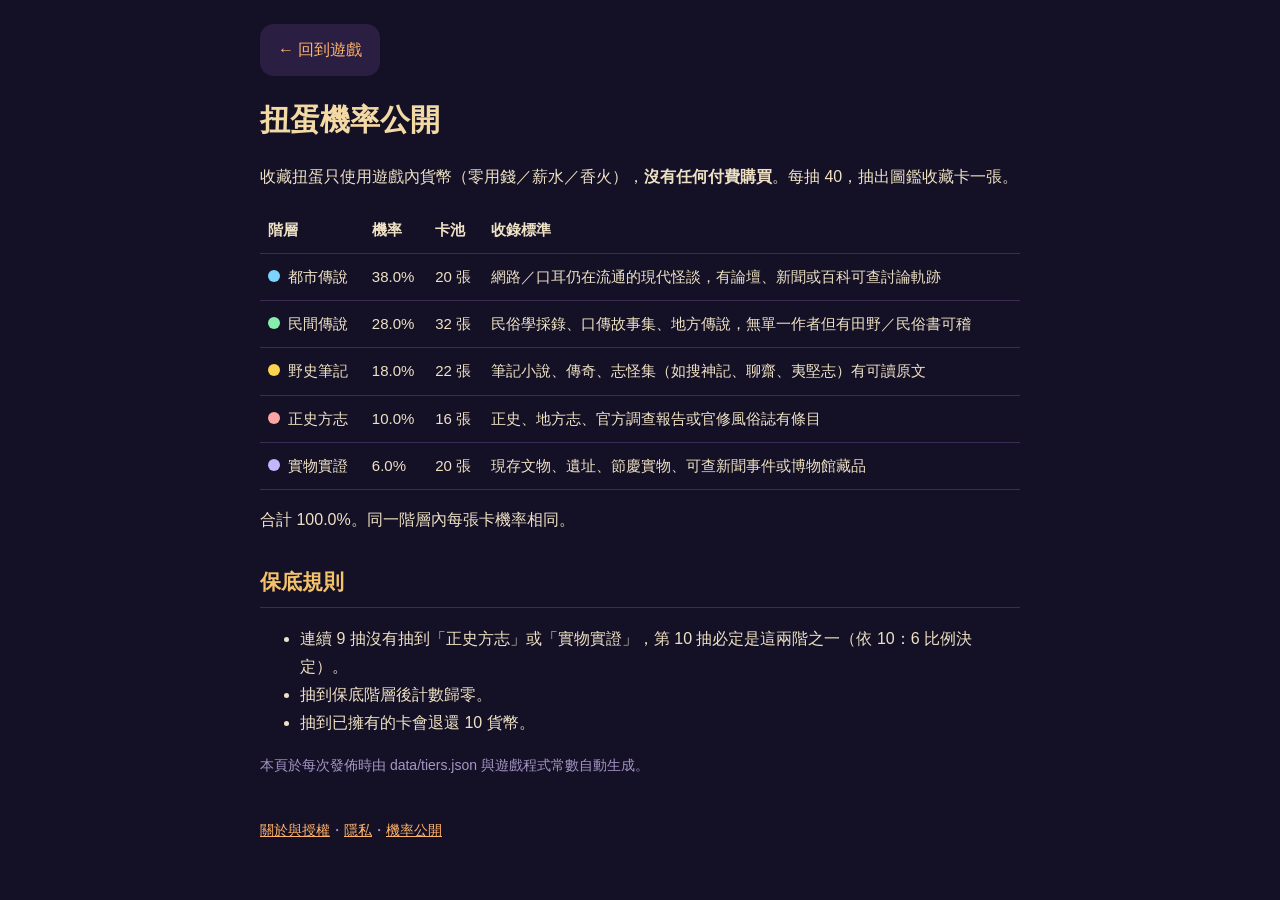
<file: odds.html>
<!DOCTYPE html><html lang="zh-Hant-TW"><head><meta charset="utf-8">
<meta name="viewport" content="width=device-width, initial-scale=1, viewport-fit=cover">
<meta name="theme-color" content="#141026"><title>扭蛋機率公開｜以前。現在。未來</title>
<link rel="stylesheet" href="page.css"><link rel="icon" href="icon-192.png"></head>
<body><main><a class="back" href="./">← 回到遊戲</a><h1>扭蛋機率公開</h1><p>收藏扭蛋只使用遊戲內貨幣（零用錢／薪水／香火），<b>沒有任何付費購買</b>。每抽 40，抽出圖鑑收藏卡一張。</p><table><thead><tr><th>階層</th><th>機率</th><th>卡池</th><th>收錄標準</th></tr></thead><tbody><tr><td><span class="dot" style="background:#7dd3fc"></span>都市傳說</td><td>38.0%</td><td>20 張</td><td>網路／口耳仍在流通的現代怪談，有論壇、新聞或百科可查討論軌跡</td></tr><tr><td><span class="dot" style="background:#86efac"></span>民間傳說</td><td>28.0%</td><td>32 張</td><td>民俗學採錄、口傳故事集、地方傳說，無單一作者但有田野／民俗書可稽</td></tr><tr><td><span class="dot" style="background:#fcd34d"></span>野史筆記</td><td>18.0%</td><td>22 張</td><td>筆記小說、傳奇、志怪集（如搜神記、聊齋、夷堅志）有可讀原文</td></tr><tr><td><span class="dot" style="background:#fca5a5"></span>正史方志</td><td>10.0%</td><td>16 張</td><td>正史、地方志、官方調查報告或官修風俗誌有條目</td></tr><tr><td><span class="dot" style="background:#c4b5fd"></span>實物實證</td><td>6.0%</td><td>20 張</td><td>現存文物、遺址、節慶實物、可查新聞事件或博物館藏品</td></tr></tbody></table><p>合計 100.0%。同一階層內每張卡機率相同。</p><h2>保底規則</h2><ul><li>連續 9 抽沒有抽到「正史方志」或「實物實證」，第 10 抽必定是這兩階之一（依 10：6 比例決定）。</li><li>抽到保底階層後計數歸零。</li><li>抽到已擁有的卡會退還 10 貨幣。</li></ul><p class="note">本頁於每次發佈時由 data/tiers.json 與遊戲程式常數自動生成。</p>
<footer><a href="about.html">關於與授權</a>・<a href="privacy.html">隱私</a>・<a href="odds.html">機率公開</a></footer></main></body></html>
</file>
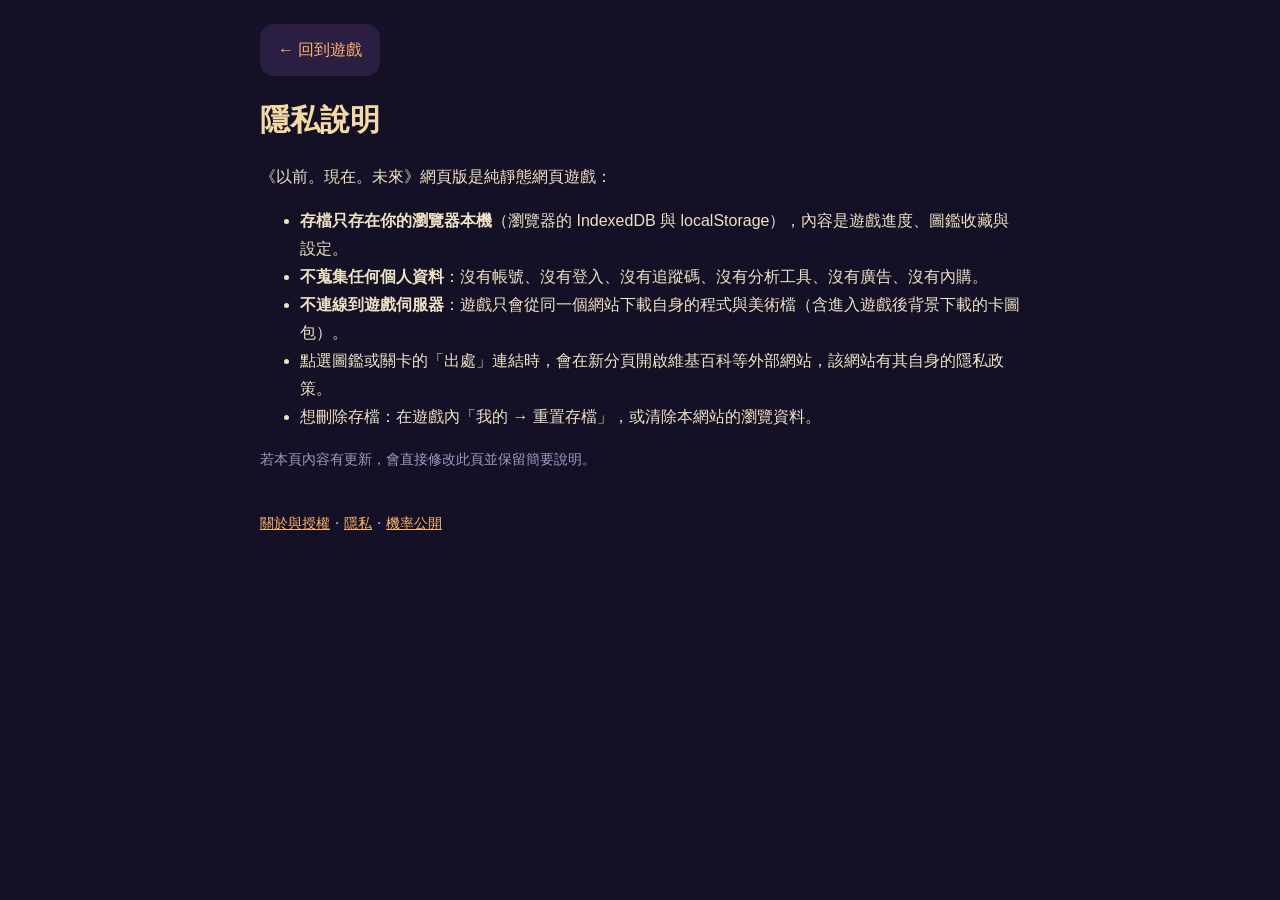
<file: privacy.html>
<!DOCTYPE html><html lang="zh-Hant-TW"><head><meta charset="utf-8">
<meta name="viewport" content="width=device-width, initial-scale=1, viewport-fit=cover">
<meta name="theme-color" content="#141026"><title>隱私說明｜以前。現在。未來</title>
<link rel="stylesheet" href="page.css"><link rel="icon" href="icon-192.png"></head>
<body><main><a class="back" href="./">← 回到遊戲</a><h1>隱私說明</h1>
<p>《以前。現在。未來》網頁版是純靜態網頁遊戲：</p>
<ul>
<li><b>存檔只存在你的瀏覽器本機</b>（瀏覽器的 IndexedDB 與 localStorage），內容是遊戲進度、圖鑑收藏與設定。</li>
<li><b>不蒐集任何個人資料</b>：沒有帳號、沒有登入、沒有追蹤碼、沒有分析工具、沒有廣告、沒有內購。</li>
<li><b>不連線到遊戲伺服器</b>：遊戲只會從同一個網站下載自身的程式與美術檔（含進入遊戲後背景下載的卡圖包）。</li>
<li>點選圖鑑或關卡的「出處」連結時，會在新分頁開啟維基百科等外部網站，該網站有其自身的隱私政策。</li>
<li>想刪除存檔：在遊戲內「我的 → 重置存檔」，或清除本網站的瀏覽資料。</li>
</ul>
<p class="note">若本頁內容有更新，會直接修改此頁並保留簡要說明。</p>
<footer><a href="about.html">關於與授權</a>・<a href="privacy.html">隱私</a>・<a href="odds.html">機率公開</a></footer></main></body></html>
</file>
<file: page.css>
:root { color-scheme: dark; }
body { margin: 0; background: #141026; color: #efe2c4; font-family: "Noto Sans TC", "PingFang TC", "Microsoft JhengHei", sans-serif; line-height: 1.75; }
main { max-width: 760px; margin: 0 auto; padding: calc(24px + env(safe-area-inset-top)) 22px calc(40px + env(safe-area-inset-bottom)); }
h1 { color: #f3d9a4; font-size: 30px; margin: 18px 0 12px; }
h2 { color: #f3c26b; font-size: 21px; margin-top: 30px; border-bottom: 1px solid #3a2c55; padding-bottom: 6px; }
a { color: #ffb36b; } a.back { display: inline-block; padding: 12px 18px; background: #2a1f42; border-radius: 14px; text-decoration: none; }
pre { white-space: pre-wrap; background: #1d1636; padding: 14px; border-radius: 12px; font-size: 13px; color: #d8c39a; }
table { width: 100%; border-collapse: collapse; font-size: 15px; } th, td { padding: 10px 8px; border-bottom: 1px solid #3a2c55; text-align: left; vertical-align: top; }
.dot { display: inline-block; width: 12px; height: 12px; border-radius: 6px; margin-right: 8px; }
ul.src li { font-size: 14px; } .note { color: #a596c4; font-size: 14px; }
footer { margin-top: 40px; font-size: 14px; color: #a596c4; }
</file>
